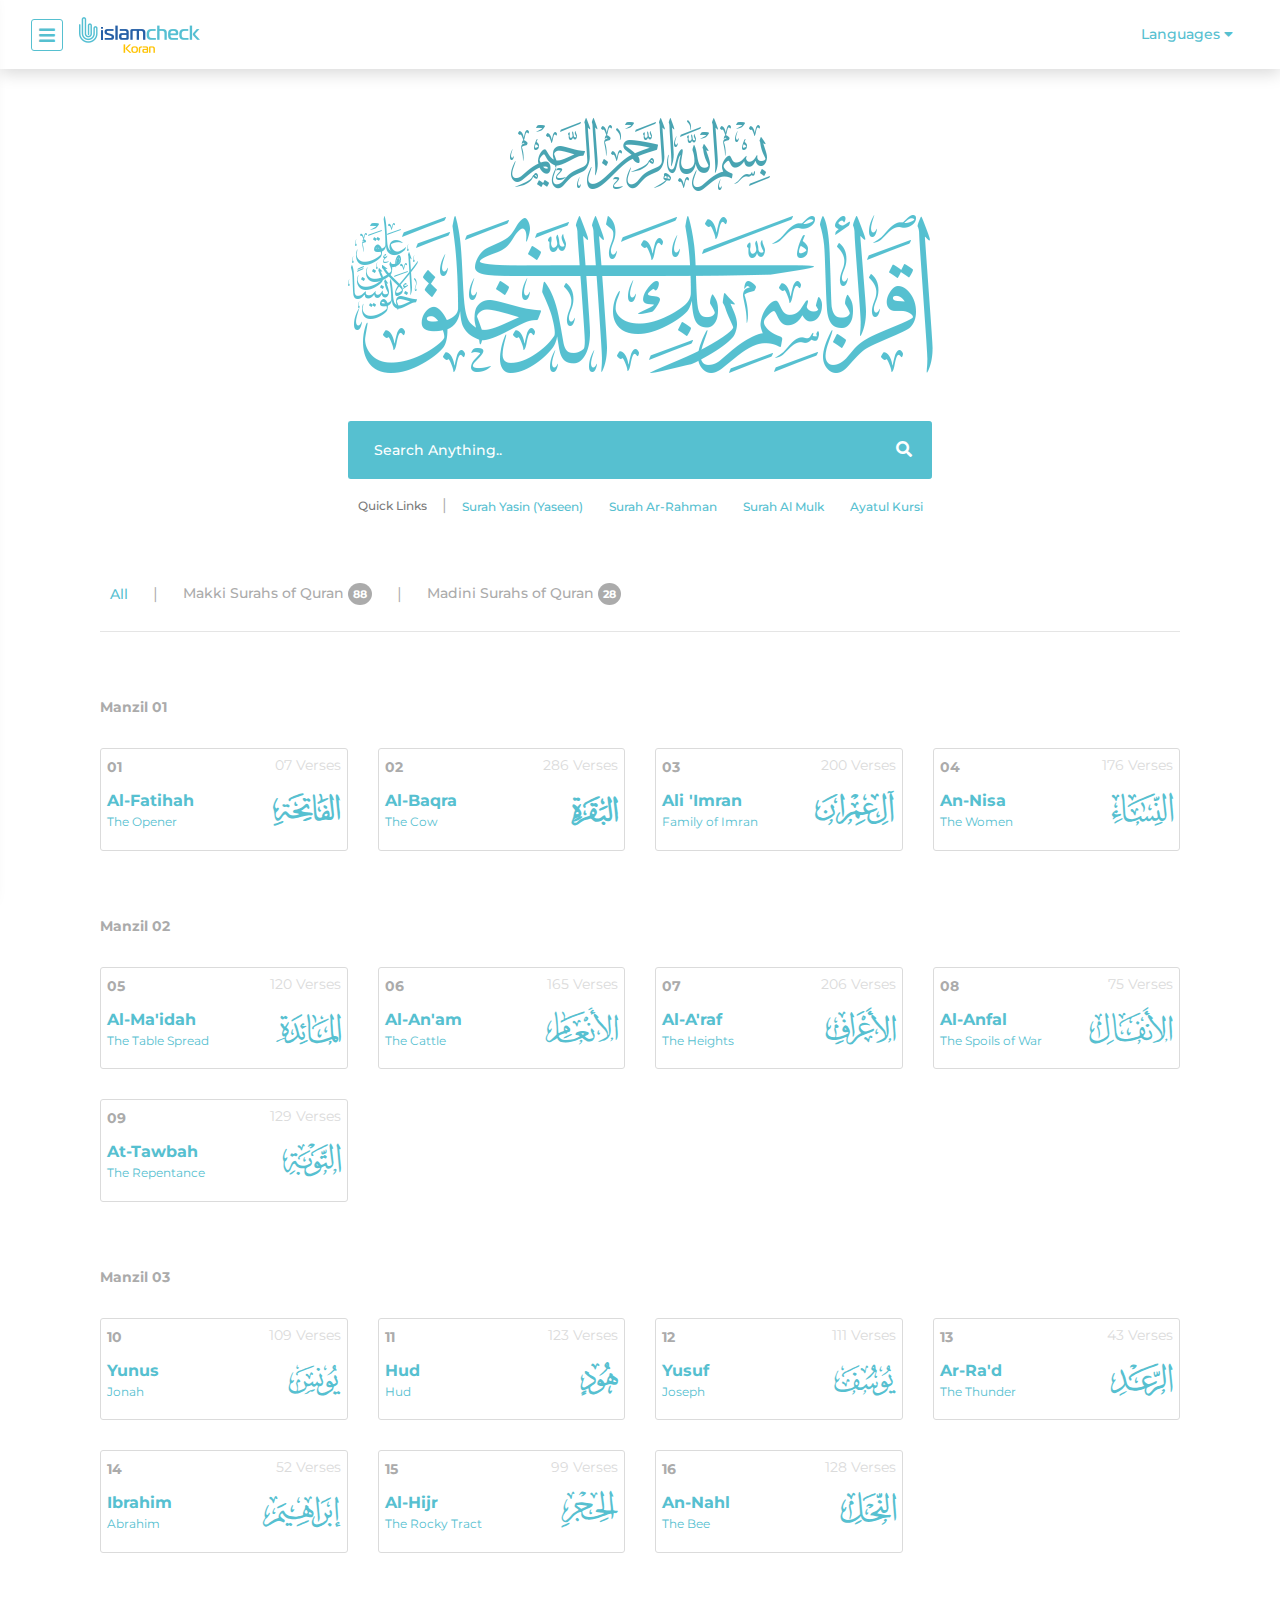
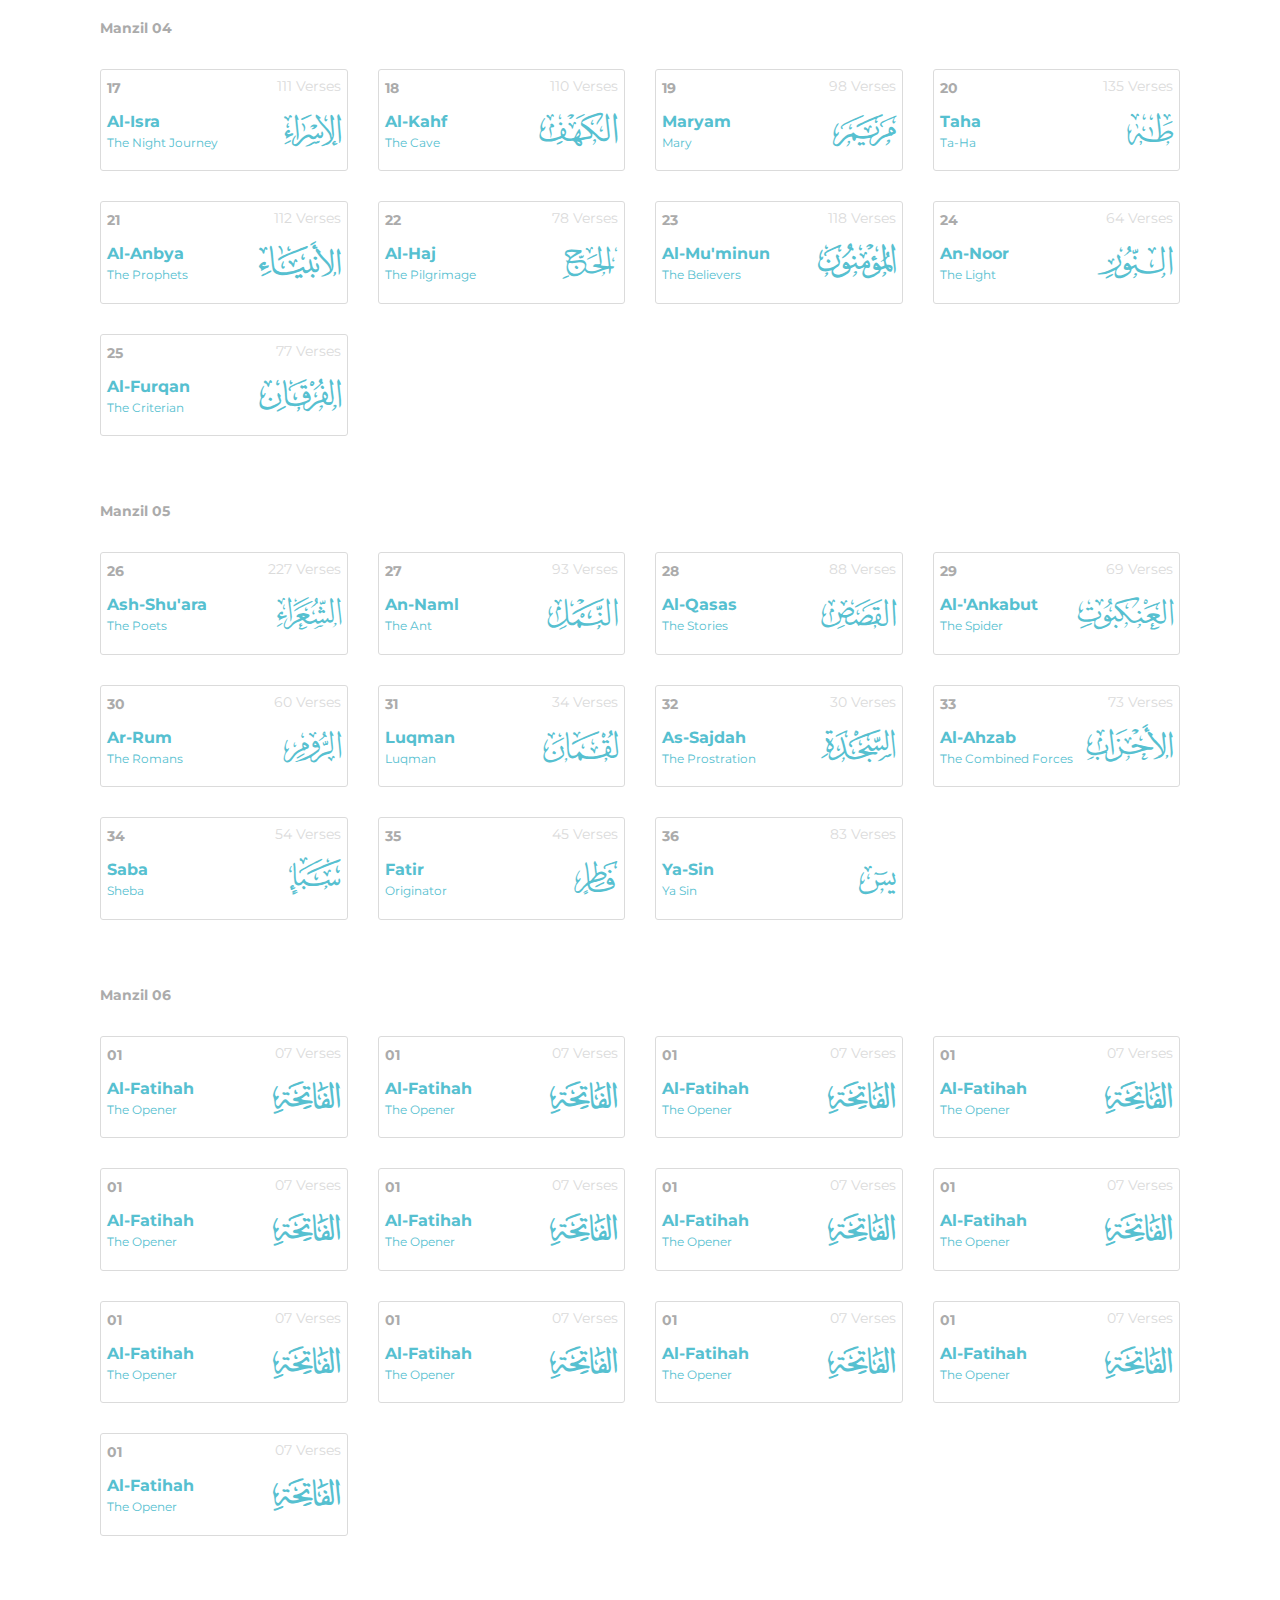
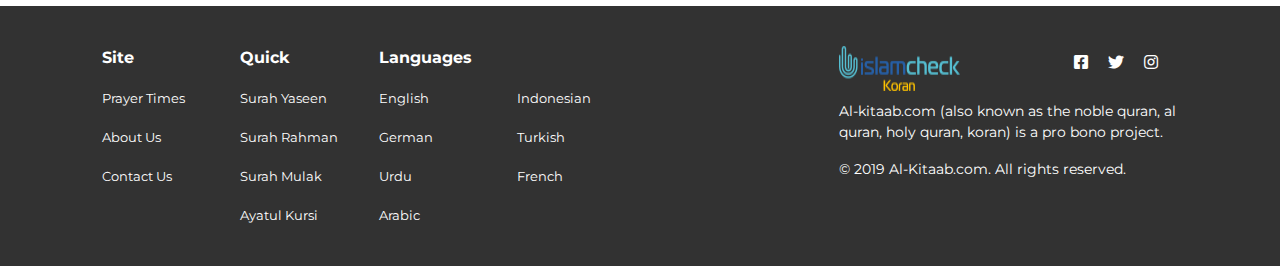
<file: index.html>
<!DOCTYPE html>
<html lang="en">
   <head>
      <meta charset="UTF-8" />
      <meta name="viewport" content="width=device-width, initial-scale=1.0" />
      <meta http-equiv="X-UA-Compatible" content="ie=edge" />
      <meta name="keywords" content="quran, koran, kareem, قران, القرآن, قران كريم, القران الكريم, surah, yasin, yaseen, kahf, mulk, rahman, muslim, islam, Allah" />
      <!--    Font Awesome 5.9-->
      <link rel="stylesheet" href="https://cdnjs.cloudflare.com/ajax/libs/font-awesome/5.9.0/css/all.css">
      <!--    Favicon-->
      <link rel="icon" type="image/png" href="img/favicon.png">
      <link rel="icon" type="image/png" href="img/favicon-sm.png">
      <!--    Montserrat Font-->
      <link href="https://fonts.googleapis.com/css?family=Montserrat:400,500,700&display=swap" rel="stylesheet">
      <!--    Bootstrap 4.3.1-->
      <link rel="stylesheet" href="css/bootstrap.min.css">
      <!--    Style.css-->
      <link rel="stylesheet" href="css/style.css">
      <!--    Responsive.css-->
      <link rel="stylesheet" href="css/responsive.css">

      <title>Islam Check</title>

   </head>
   <body>
      <header class="indexheader">
         <div class="container-fluid d-flex justify-content-between">
            <nav class="navbar navbar-expand-lg navbar-light ">
               <a id="sideNavToggler" class="navbartoggler">
               <i class="fas fa-bars"></i>
               </a>
               <div id="mySidenav" class="sidenav">
                  <div class="sidenav-upper d-flex justify-content-between align-items-center">
                     <a href="javascript:void(0);">
                     <img src="img/logo.png" alt="Islam Check">
                     </a>
                     <a href="javascript:void(0)" class="closebtn" id="sideNavTogglerInner">
                     <i class="fas fa-times"></i>
                     </a>
                  </div>
                  <div class="sidenavmenu">
                     <a href="#"><i class="fas fa-home"></i> Islam</a>
                     <div class="dropdown-divider"></div>
                     <a href="#">
                     <i class="fas fa-question-circle"></i>
                     Help &amp; Feedback
                     </a>
                     <a href="#">
                     <i class="fas fa-mobile-alt"></i>
                     Mobile Apps
                     </a>
                     <a href="#">
                     <i class="fas fa-dollar-sign"></i>
                     Contribute
                     </a>
                     <a href="#">
                     <i class="fas fa-laptop"></i>
                     Developers
                     </a>
                  </div>
               </div>
               <a class="navbar-brand ml-3" href="#">
               <img src="img/logo.png" alt="">
               </a>
            </nav>
            <!--            Navbar1 End-->
            <nav class="navbar navbar-expand navbar2">
               <ul class="navbar-nav">
                  <li class="nav-item dropdown">
                     <a class="nav-link" href="#" id="languagesMenu" data-toggle="dropdown" aria-haspopup="true" aria-expanded="false">Languages <i class="fas fa-caret-down"></i></a>
                     <div class="dropdown-menu" aria-labelledby="languagesMenu">
                        <a class="dropdown-item" value="AF">English</a>
                        <a class="dropdown-item" value="SQ">German</a>
                        <a class="dropdown-item" value="AR">Urdu</a>
                        <a class="dropdown-item" value="HY">Arabic</a>
                        <a class="dropdown-item" value="EU">Indonesian</a>
                        <a class="dropdown-item" value="BN">Turkish</a>
                        <a class="dropdown-item" value="BN">French</a>
                     </div>
                  </li>
               </ul>
            </nav>
            <!--            Navbar2 End-->
         </div>
         <!--        Container End-->
      </header>
      <!--    Header Menu-->
      <main class="indexmain">
         <div class="container">
            <div class="row d-flex justify-content-center mt-5">
               <img src="img/herobis.png" class="img-fluid herobis" alt="">
            </div>
            <div class="row d-flex justify-content-center mt-4">
               <img src="img/heroiqr.png" class="img-fluid heroiqr" alt="">
            </div>
            <div class="row d-flex justify-content-center mt-5 mb-2">
               <form class="searchbox" action="">
                  <input type="text" placeholder="Search Anything.." name="search2">
                  <a href="">
                  <i class="fas fa-search"></i>
                  </a>
               </form>
            </div>
            <div class="row d-flex justify-content-center">
               <ul class="quicklinks align-items-center">
                  <li class="btn disabled">Quick Links
                  </li>
                  |
                  <li class="btn">
                     <a href="javascript:void(0);">Surah Yasin (Yaseen)</a>
                  </li>
                  <li class="btn">
                     <a href="javascript:void(0);">Surah Ar-Rahman</a>
                  </li>
                  <li class="btn">
                     <a href="javascript:void(0);">Surah Al Mulk</a>
                  </li>
                  <li class="btn">
                     <a href="javascript:void(0);">Ayatul Kursi</a>
                  </li>
               </ul>
            </div>
         </div>
      </main>
      <!--    Main section end-->
      <section id="surahs" class="mt-5">
         <div class="container">
            <!-- Nav tabs -->
            <ul class="nav align-items-center">
               <li class="nav-item">
                  <a class="nav-link active" data-toggle="tab" href="#all">All</a>
               </li>
               |
               <li class="nav-item">
                  <a class="nav-link" data-toggle="tab" href="#makki">Makki Surahs of Quran <span class="badge">88</span></a>
               </li>
               |
               <li class="nav-item">
                  <a class="nav-link" data-toggle="tab" href="#madni">Madini Surahs of Quran <span class="badge">28</span></a>
               </li>
            </ul>
            <hr>
            <!-- Tab panes -->
            <div class="tab-content">
               <div class="tab-pane container active" id="all">
                  <p class="manzil-text-first">
                     <b>Manzil 01</b>
                  </p>
                  <div class="row">
                     <div class="col-lg-3 col-md-4 col-sm-6">
                        <a href="javascript:void(0);">
                           <div class="surahbox d-flex justify-content-between">
                              <div class="surah-content-left">
                                 <b>01</b>
                                 <p>
                                    <span class="lead">Al-Fatihah</span>
                                    <br>The Opener
                                 </p>
                              </div>
                              <div class="surah-content-right">
                                 <p class="verse-count">07 Verses</p>
                                 <p class="arabic-index">ǵ</p>
                              </div>
                           </div>
                        </a>
                     </div>
                     <div class="col-lg-3 col-md-4 col-sm-6">
                        <a href="javascript:void(0);">
                           <div class="surahbox d-flex justify-content-between">
                              <div class="surah-content-left">
                                 <b>02</b>
                                 <p>
                                    <span class="lead">Al-Baqra</span>
                                    <br>The Cow
                                 </p>
                              </div>
                              <div class="surah-content-right">
                                 <p class="verse-count">286 Verses</p>
                                 <p class="arabic-index">Ƕ</p>
                              </div>
                           </div>
                        </a>
                     </div>
                     <div class="col-lg-3 col-md-4 col-sm-6">
                        <a href="javascript:void(0);">
                           <div class="surahbox d-flex justify-content-between">
                              <div class="surah-content-left">
                                 <b>03</b>
                                 <p>
                                    <span class="lead">Ali 'Imran</span>
                                    <br>Family of Imran
                                 </p>
                              </div>
                              <div class="surah-content-right">
                                 <p class="verse-count">200 Verses</p>
                                 <p class="arabic-index">Ƿ</p>
                              </div>
                           </div>
                        </a>
                     </div>
                     <div class="col-lg-3 col-md-4 col-sm-6">
                        <a href="javascript:void(0);">
                           <div class="surahbox d-flex justify-content-between">
                              <div class="surah-content-left">
                                 <b>04</b>
                                 <p>
                                    <span class="lead">An-Nisa</span>
                                    <br>The Women
                                 </p>
                              </div>
                              <div class="surah-content-right">
                                 <p class="verse-count">176 Verses</p>
                                 <p class="arabic-index">Ǹ</p>
                              </div>
                           </div>
                        </a>
                     </div>
                  </div>
                  <!--                    Manzil 01 End-->
                  <p class="manzil-text">
                     <b>Manzil 02</b>
                  </p>
                  <div class="row">
                     <div class="col-lg-3 col-md-4 col-sm-6">
                        <a href="javascript:void(0);">
                           <div class="surahbox d-flex justify-content-between">
                              <div class="surah-content-left">
                                 <b>05</b>
                                 <p>
                                    <span class="lead">Al-Ma'idah</span>
                                    <br>The Table Spread
                                 </p>
                              </div>
                              <div class="surah-content-right">
                                 <p class="verse-count">120 Verses</p>
                                 <p class="arabic-index">ǹ</p>
                              </div>
                           </div>
                        </a>
                     </div>
                     <div class="col-lg-3 col-md-4 col-sm-6">
                        <a href="javascript:void(0);">
                           <div class="surahbox d-flex justify-content-between">
                              <div class="surah-content-left">
                                 <b>06</b>
                                 <p>
                                    <span class="lead">Al-An'am</span>
                                    <br>The Cattle
                                 </p>
                              </div>
                              <div class="surah-content-right">
                                 <p class="verse-count">165 Verses</p>
                                 <p class="arabic-index">Ǻ</p>
                              </div>
                           </div>
                        </a>
                     </div>
                     <div class="col-lg-3 col-md-4 col-sm-6">
                        <a href="javascript:void(0);">
                           <div class="surahbox d-flex justify-content-between">
                              <div class="surah-content-left">
                                 <b>07</b>
                                 <p>
                                    <span class="lead">Al-A'raf</span>
                                    <br>The Heights
                                 </p>
                              </div>
                              <div class="surah-content-right">
                                 <p class="verse-count">206 Verses</p>
                                 <p class="arabic-index">ǻ</p>
                              </div>
                           </div>
                        </a>
                     </div>
                     <div class="col-lg-3 col-md-4 col-sm-6">
                        <a href="javascript:void(0);">
                           <div class="surahbox d-flex justify-content-between">
                              <div class="surah-content-left">
                                 <b>08</b>
                                 <p>
                                    <span class="lead">Al-Anfal</span>
                                    <br>The Spoils of War
                                 </p>
                              </div>
                              <div class="surah-content-right">
                                 <p class="verse-count">75 Verses</p>
                                 <p class="arabic-index">Ǽ</p>
                              </div>
                           </div>
                        </a>
                     </div>
                     <div class="col-lg-3 col-md-4 col-sm-6">
                        <a href="javascript:void(0);">
                           <div class="surahbox d-flex justify-content-between">
                              <div class="surah-content-left">
                                 <b>09</b>
                                 <p>
                                    <span class="lead">At-Tawbah</span>
                                    <br>The Repentance
                                 </p>
                              </div>
                              <div class="surah-content-right">
                                 <p class="verse-count">129 Verses</p>
                                 <p class="arabic-index">ǽ</p>
                              </div>
                           </div>
                        </a>
                     </div>
                  </div>
                  <!--                    Manzil 02 End-->
                  <p class="manzil-text">
                     <b>Manzil 03</b>
                  </p>
                  <div class="row">
                     <div class="col-lg-3 col-md-4 col-sm-6">
                        <a href="javascript:void(0);">
                           <div class="surahbox d-flex justify-content-between">
                              <div class="surah-content-left">
                                 <b>10</b>
                                 <p>
                                    <span class="lead">Yunus</span>
                                    <br>Jonah
                                 </p>
                              </div>
                              <div class="surah-content-right">
                                 <p class="verse-count">109 Verses</p>
                                 <p class="arabic-index">Ǿ</p>
                              </div>
                           </div>
                        </a>
                     </div>
                     <div class="col-lg-3 col-md-4 col-sm-6">
                        <a href="javascript:void(0);">
                           <div class="surahbox d-flex justify-content-between">
                              <div class="surah-content-left">
                                 <b>11</b>
                                 <p>
                                    <span class="lead">Hud</span>
                                    <br>Hud
                                 </p>
                              </div>
                              <div class="surah-content-right">
                                 <p class="verse-count">123 Verses</p>
                                 <p class="arabic-index">ǿ</p>
                              </div>
                           </div>
                        </a>
                     </div>
                     <div class="col-lg-3 col-md-4 col-sm-6">
                        <a href="javascript:void(0);">
                           <div class="surahbox d-flex justify-content-between">
                              <div class="surah-content-left">
                                 <b>12</b>
                                 <p>
                                    <span class="lead">Yusuf</span>
                                    <br>Joseph
                                 </p>
                              </div>
                              <div class="surah-content-right">
                                 <p class="verse-count">111 Verses</p>
                                 <p class="arabic-index">Ȁ</p>
                              </div>
                           </div>
                        </a>
                     </div>
                     <div class="col-lg-3 col-md-4 col-sm-6">
                        <a href="javascript:void(0);">
                           <div class="surahbox d-flex justify-content-between">
                              <div class="surah-content-left">
                                 <b>13</b>
                                 <p>
                                    <span class="lead">Ar-Ra'd</span>
                                    <br>The Thunder
                                 </p>
                              </div>
                              <div class="surah-content-right">
                                 <p class="verse-count">43 Verses</p>
                                 <p class="arabic-index">ȁ</p>
                              </div>
                           </div>
                        </a>
                     </div>
                     <div class="col-lg-3 col-md-4 col-sm-6">
                        <a href="javascript:void(0);">
                           <div class="surahbox d-flex justify-content-between">
                              <div class="surah-content-left">
                                 <b>14</b>
                                 <p>
                                    <span class="lead">Ibrahim</span>
                                    <br>Abrahim
                                 </p>
                              </div>
                              <div class="surah-content-right">
                                 <p class="verse-count">52 Verses</p>
                                 <p class="arabic-index">Ȃ</p>
                              </div>
                           </div>
                        </a>
                     </div>
                     <div class="col-lg-3 col-md-4 col-sm-6">
                        <a href="javascript:void(0);">
                           <div class="surahbox d-flex justify-content-between">
                              <div class="surah-content-left">
                                 <b>15</b>
                                 <p>
                                    <span class="lead">Al-Hijr</span>
                                    <br>The Rocky Tract
                                 </p>
                              </div>
                              <div class="surah-content-right">
                                 <p class="verse-count">99 Verses</p>
                                 <p class="arabic-index">ȃ</p>
                              </div>
                           </div>
                        </a>
                     </div>
                     <div class="col-lg-3 col-md-4 col-sm-6">
                        <a href="javascript:void(0);">
                           <div class="surahbox d-flex justify-content-between">
                              <div class="surah-content-left">
                                 <b>16</b>
                                 <p>
                                    <span class="lead">An-Nahl</span>
                                    <br>The Bee
                                 </p>
                              </div>
                              <div class="surah-content-right">
                                 <p class="verse-count">128 Verses</p>
                                 <p class="arabic-index">Ȅ</p>
                              </div>
                           </div>
                        </a>
                     </div>
                  </div>
                  <!--                    Manzil 03 End-->
                  <p class="manzil-text">
                     <b>Manzil 04</b>
                  </p>
                  <div class="row">
                     <div class="col-lg-3 col-md-4 col-sm-6">
                        <a href="javascript:void(0);">
                           <div class="surahbox d-flex justify-content-between">
                              <div class="surah-content-left">
                                 <b>17</b>
                                 <p>
                                    <span class="lead">Al-Isra</span>
                                    <br>The Night Journey
                                 </p>
                              </div>
                              <div class="surah-content-right">
                                 <p class="verse-count">111 Verses</p>
                                 <p class="arabic-index">ȅ</p>
                              </div>
                           </div>
                        </a>
                     </div>
                     <div class="col-lg-3 col-md-4 col-sm-6">
                        <a href="javascript:void(0);">
                           <div class="surahbox d-flex justify-content-between">
                              <div class="surah-content-left">
                                 <b>18</b>
                                 <p>
                                    <span class="lead">Al-Kahf</span>
                                    <br>The Cave
                                 </p>
                              </div>
                              <div class="surah-content-right">
                                 <p class="verse-count">110 Verses</p>
                                 <p class="arabic-index">Ȇ</p>
                              </div>
                           </div>
                        </a>
                     </div>
                     <div class="col-lg-3 col-md-4 col-sm-6">
                        <a href="javascript:void(0);">
                           <div class="surahbox d-flex justify-content-between">
                              <div class="surah-content-left">
                                 <b>19</b>
                                 <p>
                                    <span class="lead">Maryam</span>
                                    <br>Mary
                                 </p>
                              </div>
                              <div class="surah-content-right">
                                 <p class="verse-count">98 Verses</p>
                                 <p class="arabic-index">ȇ</p>
                              </div>
                           </div>
                        </a>
                     </div>
                     <div class="col-lg-3 col-md-4 col-sm-6">
                        <a href="javascript:void(0);">
                           <div class="surahbox d-flex justify-content-between">
                              <div class="surah-content-left">
                                 <b>20</b>
                                 <p>
                                    <span class="lead">Taha</span>
                                    <br>Ta-Ha
                                 </p>
                              </div>
                              <div class="surah-content-right">
                                 <p class="verse-count">135 Verses</p>
                                 <p class="arabic-index">Ȉ</p>
                              </div>
                           </div>
                        </a>
                     </div>
                     <div class="col-lg-3 col-md-4 col-sm-6">
                        <a href="javascript:void(0);">
                           <div class="surahbox d-flex justify-content-between">
                              <div class="surah-content-left">
                                 <b>21</b>
                                 <p>
                                    <span class="lead">Al-Anbya</span>
                                    <br>The Prophets
                                 </p>
                              </div>
                              <div class="surah-content-right">
                                 <p class="verse-count">112 Verses</p>
                                 <p class="arabic-index">ȉ</p>
                              </div>
                           </div>
                        </a>
                     </div>
                     <div class="col-lg-3 col-md-4 col-sm-6">
                        <a href="javascript:void(0);">
                           <div class="surahbox d-flex justify-content-between">
                              <div class="surah-content-left">
                                 <b>22</b>
                                 <p>
                                    <span class="lead">Al-Haj</span>
                                    <br>The Pilgrimage
                                 </p>
                              </div>
                              <div class="surah-content-right">
                                 <p class="verse-count">78 Verses</p>
                                 <p class="arabic-index">Ȋ</p>
                              </div>
                           </div>
                        </a>
                     </div>
                     <div class="col-lg-3 col-md-4 col-sm-6">
                        <a href="javascript:void(0);">
                           <div class="surahbox d-flex justify-content-between">
                              <div class="surah-content-left">
                                 <b>23</b>
                                 <p>
                                    <span class="lead">Al-Mu'minun</span>
                                    <br>The Believers
                                 </p>
                              </div>
                              <div class="surah-content-right">
                                 <p class="verse-count">118 Verses</p>
                                 <p class="arabic-index">ȋ</p>
                              </div>
                           </div>
                        </a>
                     </div>
                     <div class="col-lg-3 col-md-4 col-sm-6">
                        <a href="javascript:void(0);">
                           <div class="surahbox d-flex justify-content-between">
                              <div class="surah-content-left">
                                 <b>24</b>
                                 <p>
                                    <span class="lead">An-Noor</span>
                                    <br>The Light
                                 </p>
                              </div>
                              <div class="surah-content-right">
                                 <p class="verse-count">64 Verses</p>
                                 <p class="arabic-index">Ȍ</p>
                              </div>
                           </div>
                        </a>
                     </div>
                     <div class="col-lg-3 col-md-4 col-sm-6">
                        <a href="javascript:void(0);">
                           <div class="surahbox d-flex justify-content-between">
                              <div class="surah-content-left">
                                 <b>25</b>
                                 <p>
                                    <span class="lead">Al-Furqan</span>
                                    <br>The Criterian
                                 </p>
                              </div>
                              <div class="surah-content-right">
                                 <p class="verse-count">77 Verses</p>
                                 <p class="arabic-index">ȍ</p>
                              </div>
                           </div>
                        </a>
                     </div>
                  </div>
                  <!--                    Manzil 04 End-->
                  <p class="manzil-text">
                     <b>Manzil 05</b>
                  </p>
                  <div class="row">
                     <div class="col-lg-3 col-md-4 col-sm-6">
                        <a href="javascript:void(0);">
                           <div class="surahbox d-flex justify-content-between">
                              <div class="surah-content-left">
                                 <b>26</b>
                                 <p>
                                    <span class="lead">Ash-Shu'ara</span>
                                    <br>The Poets
                                 </p>
                              </div>
                              <div class="surah-content-right">
                                 <p class="verse-count">227 Verses</p>
                                 <p class="arabic-index">Ȏ</p>
                              </div>
                           </div>
                        </a>
                     </div>
                     <div class="col-lg-3 col-md-4 col-sm-6">
                        <a href="javascript:void(0);">
                           <div class="surahbox d-flex justify-content-between">
                              <div class="surah-content-left">
                                 <b>27</b>
                                 <p>
                                    <span class="lead">An-Naml</span>
                                    <br>The Ant
                                 </p>
                              </div>
                              <div class="surah-content-right">
                                 <p class="verse-count">93 Verses</p>
                                 <p class="arabic-index">ȏ</p>
                              </div>
                           </div>
                        </a>
                     </div>
                     <div class="col-lg-3 col-md-4 col-sm-6">
                        <a href="javascript:void(0);">
                           <div class="surahbox d-flex justify-content-between">
                              <div class="surah-content-left">
                                 <b>28</b>
                                 <p>
                                    <span class="lead">Al-Qasas</span>
                                    <br>The Stories
                                 </p>
                              </div>
                              <div class="surah-content-right">
                                 <p class="verse-count">88 Verses</p>
                                 <p class="arabic-index">Ȑ</p>
                              </div>
                           </div>
                        </a>
                     </div>
                     <div class="col-lg-3 col-md-4 col-sm-6">
                        <a href="javascript:void(0);">
                           <div class="surahbox d-flex justify-content-between">
                              <div class="surah-content-left">
                                 <b>29</b>
                                 <p>
                                    <span class="lead">Al-'Ankabut</span>
                                    <br>The Spider
                                 </p>
                              </div>
                              <div class="surah-content-right">
                                 <p class="verse-count">69 Verses</p>
                                 <p class="arabic-index">ȑ</p>
                              </div>
                           </div>
                        </a>
                     </div>
                     <div class="col-lg-3 col-md-4 col-sm-6">
                        <a href="javascript:void(0);">
                           <div class="surahbox d-flex justify-content-between">
                              <div class="surah-content-left">
                                 <b>30</b>
                                 <p>
                                    <span class="lead">Ar-Rum</span>
                                    <br>The Romans
                                 </p>
                              </div>
                              <div class="surah-content-right">
                                 <p class="verse-count">60 Verses</p>
                                 <p class="arabic-index">Ȓ</p>
                              </div>
                           </div>
                        </a>
                     </div>
                     <div class="col-lg-3 col-md-4 col-sm-6">
                        <a href="javascript:void(0);">
                           <div class="surahbox d-flex justify-content-between">
                              <div class="surah-content-left">
                                 <b>31</b>
                                 <p>
                                    <span class="lead">Luqman</span>
                                    <br>Luqman
                                 </p>
                              </div>
                              <div class="surah-content-right">
                                 <p class="verse-count">34 Verses</p>
                                 <p class="arabic-index">ȓ</p>
                              </div>
                           </div>
                        </a>
                     </div>
                     <div class="col-lg-3 col-md-4 col-sm-6">
                        <a href="javascript:void(0);">
                           <div class="surahbox d-flex justify-content-between">
                              <div class="surah-content-left">
                                 <b>32</b>
                                 <p>
                                    <span class="lead">As-Sajdah</span>
                                    <br>The Prostration
                                 </p>
                              </div>
                              <div class="surah-content-right">
                                 <p class="verse-count">30 Verses</p>
                                 <p class="arabic-index">Ȕ</p>
                              </div>
                           </div>
                        </a>
                     </div>
                     <div class="col-lg-3 col-md-4 col-sm-6">
                        <a href="javascript:void(0);">
                           <div class="surahbox d-flex justify-content-between">
                              <div class="surah-content-left">
                                 <b>33</b>
                                 <p>
                                    <span class="lead">Al-Ahzab</span>
                                    <br>The Combined Forces
                                 </p>
                              </div>
                              <div class="surah-content-right">
                                 <p class="verse-count">73 Verses</p>
                                 <p class="arabic-index">ȕ</p>
                              </div>
                           </div>
                        </a>
                     </div>
                     <div class="col-lg-3 col-md-4 col-sm-6">
                        <a href="javascript:void(0);">
                           <div class="surahbox d-flex justify-content-between">
                              <div class="surah-content-left">
                                 <b>34</b>
                                 <p>
                                    <span class="lead">Saba</span>
                                    <br>Sheba
                                 </p>
                              </div>
                              <div class="surah-content-right">
                                 <p class="verse-count">54 Verses</p>
                                 <p class="arabic-index">Ȗ</p>
                              </div>
                           </div>
                        </a>
                     </div>
                     <div class="col-lg-3 col-md-4 col-sm-6">
                        <a href="javascript:void(0);">
                           <div class="surahbox d-flex justify-content-between">
                              <div class="surah-content-left">
                                 <b>35</b>
                                 <p>
                                    <span class="lead">Fatir</span>
                                    <br>Originator
                                 </p>
                              </div>
                              <div class="surah-content-right">
                                 <p class="verse-count">45 Verses</p>
                                 <p class="arabic-index">ȗ</p>
                              </div>
                           </div>
                        </a>
                     </div>
                     <div class="col-lg-3 col-md-4 col-sm-6">
                        <a href="javascript:void(0);">
                           <div class="surahbox d-flex justify-content-between">
                              <div class="surah-content-left">
                                 <b>36</b>
                                 <p>
                                    <span class="lead">Ya-Sin</span>
                                    <br>Ya Sin
                                 </p>
                              </div>
                              <div class="surah-content-right">
                                 <p class="verse-count">83 Verses</p>
                                 <p class="arabic-index">Ș</p>
                              </div>
                           </div>
                        </a>
                     </div>
                  </div>
                  <!--                    Manzil 05 End-->
                  <p class="manzil-text">
                     <b>Manzil 06</b>
                  </p>
                  <div class="row">
                     <div class="col-lg-3 col-md-4 col-sm-6">
                        <a href="javascript:void(0);">
                           <div class="surahbox d-flex justify-content-between">
                              <div class="surah-content-left">
                                 <b>01</b>
                                 <p>
                                    <span class="lead">Al-Fatihah</span>
                                    <br>The Opener
                                 </p>
                              </div>
                              <div class="surah-content-right">
                                 <p class="verse-count">07 Verses</p>
                                 <p class="arabic-index">ǵ</p>
                              </div>
                           </div>
                        </a>
                     </div>
                     <div class="col-lg-3 col-md-4 col-sm-6">
                        <a href="javascript:void(0);">
                           <div class="surahbox d-flex justify-content-between">
                              <div class="surah-content-left">
                                 <b>01</b>
                                 <p>
                                    <span class="lead">Al-Fatihah</span>
                                    <br>The Opener
                                 </p>
                              </div>
                              <div class="surah-content-right">
                                 <p class="verse-count">07 Verses</p>
                                 <p class="arabic-index">ǵ</p>
                              </div>
                           </div>
                        </a>
                     </div>
                     <div class="col-lg-3 col-md-4 col-sm-6">
                        <a href="javascript:void(0);">
                           <div class="surahbox d-flex justify-content-between">
                              <div class="surah-content-left">
                                 <b>01</b>
                                 <p>
                                    <span class="lead">Al-Fatihah</span>
                                    <br>The Opener
                                 </p>
                              </div>
                              <div class="surah-content-right">
                                 <p class="verse-count">07 Verses</p>
                                 <p class="arabic-index">ǵ</p>
                              </div>
                           </div>
                        </a>
                     </div>
                     <div class="col-lg-3 col-md-4 col-sm-6">
                        <a href="javascript:void(0);">
                           <div class="surahbox d-flex justify-content-between">
                              <div class="surah-content-left">
                                 <b>01</b>
                                 <p>
                                    <span class="lead">Al-Fatihah</span>
                                    <br>The Opener
                                 </p>
                              </div>
                              <div class="surah-content-right">
                                 <p class="verse-count">07 Verses</p>
                                 <p class="arabic-index">ǵ</p>
                              </div>
                           </div>
                        </a>
                     </div>
                     <div class="col-lg-3 col-md-4 col-sm-6">
                        <a href="javascript:void(0);">
                           <div class="surahbox d-flex justify-content-between">
                              <div class="surah-content-left">
                                 <b>01</b>
                                 <p>
                                    <span class="lead">Al-Fatihah</span>
                                    <br>The Opener
                                 </p>
                              </div>
                              <div class="surah-content-right">
                                 <p class="verse-count">07 Verses</p>
                                 <p class="arabic-index">ǵ</p>
                              </div>
                           </div>
                        </a>
                     </div>
                     <div class="col-lg-3 col-md-4 col-sm-6">
                        <a href="javascript:void(0);">
                           <div class="surahbox d-flex justify-content-between">
                              <div class="surah-content-left">
                                 <b>01</b>
                                 <p>
                                    <span class="lead">Al-Fatihah</span>
                                    <br>The Opener
                                 </p>
                              </div>
                              <div class="surah-content-right">
                                 <p class="verse-count">07 Verses</p>
                                 <p class="arabic-index">ǵ</p>
                              </div>
                           </div>
                        </a>
                     </div>
                     <div class="col-lg-3 col-md-4 col-sm-6">
                        <a href="javascript:void(0);">
                           <div class="surahbox d-flex justify-content-between">
                              <div class="surah-content-left">
                                 <b>01</b>
                                 <p>
                                    <span class="lead">Al-Fatihah</span>
                                    <br>The Opener
                                 </p>
                              </div>
                              <div class="surah-content-right">
                                 <p class="verse-count">07 Verses</p>
                                 <p class="arabic-index">ǵ</p>
                              </div>
                           </div>
                        </a>
                     </div>
                     <div class="col-lg-3 col-md-4 col-sm-6">
                        <a href="javascript:void(0);">
                           <div class="surahbox d-flex justify-content-between">
                              <div class="surah-content-left">
                                 <b>01</b>
                                 <p>
                                    <span class="lead">Al-Fatihah</span>
                                    <br>The Opener
                                 </p>
                              </div>
                              <div class="surah-content-right">
                                 <p class="verse-count">07 Verses</p>
                                 <p class="arabic-index">ǵ</p>
                              </div>
                           </div>
                        </a>
                     </div>
                     <div class="col-lg-3 col-md-4 col-sm-6">
                        <a href="javascript:void(0);">
                           <div class="surahbox d-flex justify-content-between">
                              <div class="surah-content-left">
                                 <b>01</b>
                                 <p>
                                    <span class="lead">Al-Fatihah</span>
                                    <br>The Opener
                                 </p>
                              </div>
                              <div class="surah-content-right">
                                 <p class="verse-count">07 Verses</p>
                                 <p class="arabic-index">ǵ</p>
                              </div>
                           </div>
                        </a>
                     </div>
                     <div class="col-lg-3 col-md-4 col-sm-6">
                        <a href="javascript:void(0);">
                           <div class="surahbox d-flex justify-content-between">
                              <div class="surah-content-left">
                                 <b>01</b>
                                 <p>
                                    <span class="lead">Al-Fatihah</span>
                                    <br>The Opener
                                 </p>
                              </div>
                              <div class="surah-content-right">
                                 <p class="verse-count">07 Verses</p>
                                 <p class="arabic-index">ǵ</p>
                              </div>
                           </div>
                        </a>
                     </div>
                     <div class="col-lg-3 col-md-4 col-sm-6">
                        <a href="javascript:void(0);">
                           <div class="surahbox d-flex justify-content-between">
                              <div class="surah-content-left">
                                 <b>01</b>
                                 <p>
                                    <span class="lead">Al-Fatihah</span>
                                    <br>The Opener
                                 </p>
                              </div>
                              <div class="surah-content-right">
                                 <p class="verse-count">07 Verses</p>
                                 <p class="arabic-index">ǵ</p>
                              </div>
                           </div>
                        </a>
                     </div>
                     <div class="col-lg-3 col-md-4 col-sm-6">
                        <a href="javascript:void(0);">
                           <div class="surahbox d-flex justify-content-between">
                              <div class="surah-content-left">
                                 <b>01</b>
                                 <p>
                                    <span class="lead">Al-Fatihah</span>
                                    <br>The Opener
                                 </p>
                              </div>
                              <div class="surah-content-right">
                                 <p class="verse-count">07 Verses</p>
                                 <p class="arabic-index">ǵ</p>
                              </div>
                           </div>
                        </a>
                     </div>
                     <div class="col-lg-3 col-md-4 col-sm-6">
                        <a href="javascript:void(0);">
                           <div class="surahbox d-flex justify-content-between">
                              <div class="surah-content-left">
                                 <b>01</b>
                                 <p>
                                    <span class="lead">Al-Fatihah</span>
                                    <br>The Opener
                                 </p>
                              </div>
                              <div class="surah-content-right">
                                 <p class="verse-count">07 Verses</p>
                                 <p class="arabic-index">ǵ</p>
                              </div>
                           </div>
                        </a>
                     </div>
                  </div>
                  <!--                    Manzil 06 End-->
               </div>
               <div class="tab-pane container fade" id="makki"></div>
               <div class="tab-pane container fade" id="madni"></div>
            </div>
         </div>
      </section>
      <!--    Surahs section end-->
      <footer id="footer">
         <div class="container">
            <div class="row d-flex justify-content-between">
               <div class="col-sm-12 col-md-12 col-lg-6">
                  <div class="footer-content-left" id="mobileFooterContentLeft">
                     <div class="row">
                        <div class="col-3 col-sm-3 col-md-3 col-lg-3">
                           <p class="lead">Site</p>
                           <ul>
                              <li>
                                 <a href="javascript:void(0);" class="small">Prayer Times</a>
                              </li>
                              <li>
                                 <a href="javascript:void(0);" class="small">About Us</a>
                              </li>
                              <li>
                                 <a href="javascript:void(0);" class="small">Contact Us</a>
                              </li>
                           </ul>
                        </div>
                        <div class="col-3 col-sm-3 col-md-3 col-lg-3">
                           <p class="lead">Quick</p>
                           <ul>
                              <li>
                                 <a href="javascript:void(0);" class="small">Surah Yaseen</a>
                              </li>
                              <li>
                                 <a href="javascript:void(0);" class="small">Surah Rahman</a>
                              </li>
                              <li>
                                 <a href="javascript:void(0);" class="small">Surah Mulak</a>
                              </li>
                              <li>
                                 <a href="javascript:void(0);" class="small">Ayatul Kursi</a>
                              </li>
                           </ul>
                        </div>
                        <div class="col-3 col-sm-3 col-md-3 col-lg-3">
                           <p class="lead">Languages</p>
                           <ul>
                              <li>
                                 <a href="javascript:void(0);" class="small">English</a>
                              </li>
                              <li>
                                 <a href="javascript:void(0);" class="small">German</a>
                              </li>
                              <li>
                                 <a href="javascript:void(0);" class="small">Urdu</a>
                              </li>
                              <li>
                                 <a href="javascript:void(0);" class="small">Arabic</a>
                              </li>
                           </ul>
                        </div>
                        <div class="col-3 col-sm-3 col-md-3 col-lg-3">
                           <p class="lead"></p>
                           <ul class="footer-content-left-last">
                              <li>
                                 <a href="javascript:void(0);" class="small">Indonesian</a>
                              </li>
                              <li>
                                 <a href="javascript:void(0);" class="small">Turkish</a>
                              </li>
                              <li>
                                 <a href="javascript:void(0);" class="small">French</a>
                              </li>
                           </ul>
                        </div>
                     </div>
                  </div>
               </div>
               <div class="col-lg-6 col-md-12 col-sm-12">
                  <div class="footer-content-right">
                     <div class="row">
                        <div class="col-sm-12 col-md-12 offset-lg-4 col-lg-8">
                           <div class="d-flex justify-content-between logo-social">
                              <img src="img/logo.png" alt="Islam Check">
                              <ul class="social-icons d-flex">
                                 <li><a href="javascript:void(0);"><i class="fab fa-facebook-square"></i></a></li>
                                 <li><a href="javascript:void(0);"><i class="fab fa-twitter"></i></a></li>
                                 <li><a href="javascript:void(0);"><i class="fab fa-instagram"></i></a></li>
                              </ul>
                           </div>
                        </div>
                     </div>
                  </div>
                  <div class="row">
                     <div class="col-sm-12 col-md-12 offset-lg-4 col-lg-8">
                        <p class="footer-text">Al-kitaab.com (also known as the noble quran, al quran, holy quran, koran) is a pro bono project.</p>
                        <p class="footer-text">&copy; 2019 Al-Kitaab.com. All rights reserved.</p>
                     </div>
                  </div>
               </div>
            </div>
         </div>
      </footer>
      <script src="js/jquery.js"></script>
      <script src="js/popper.js"></script>
      <script src="js/bootstrap.js"></script>
      <script src="js/custom.js"></script>
      <script></script>
   </body>
</html>
</file>
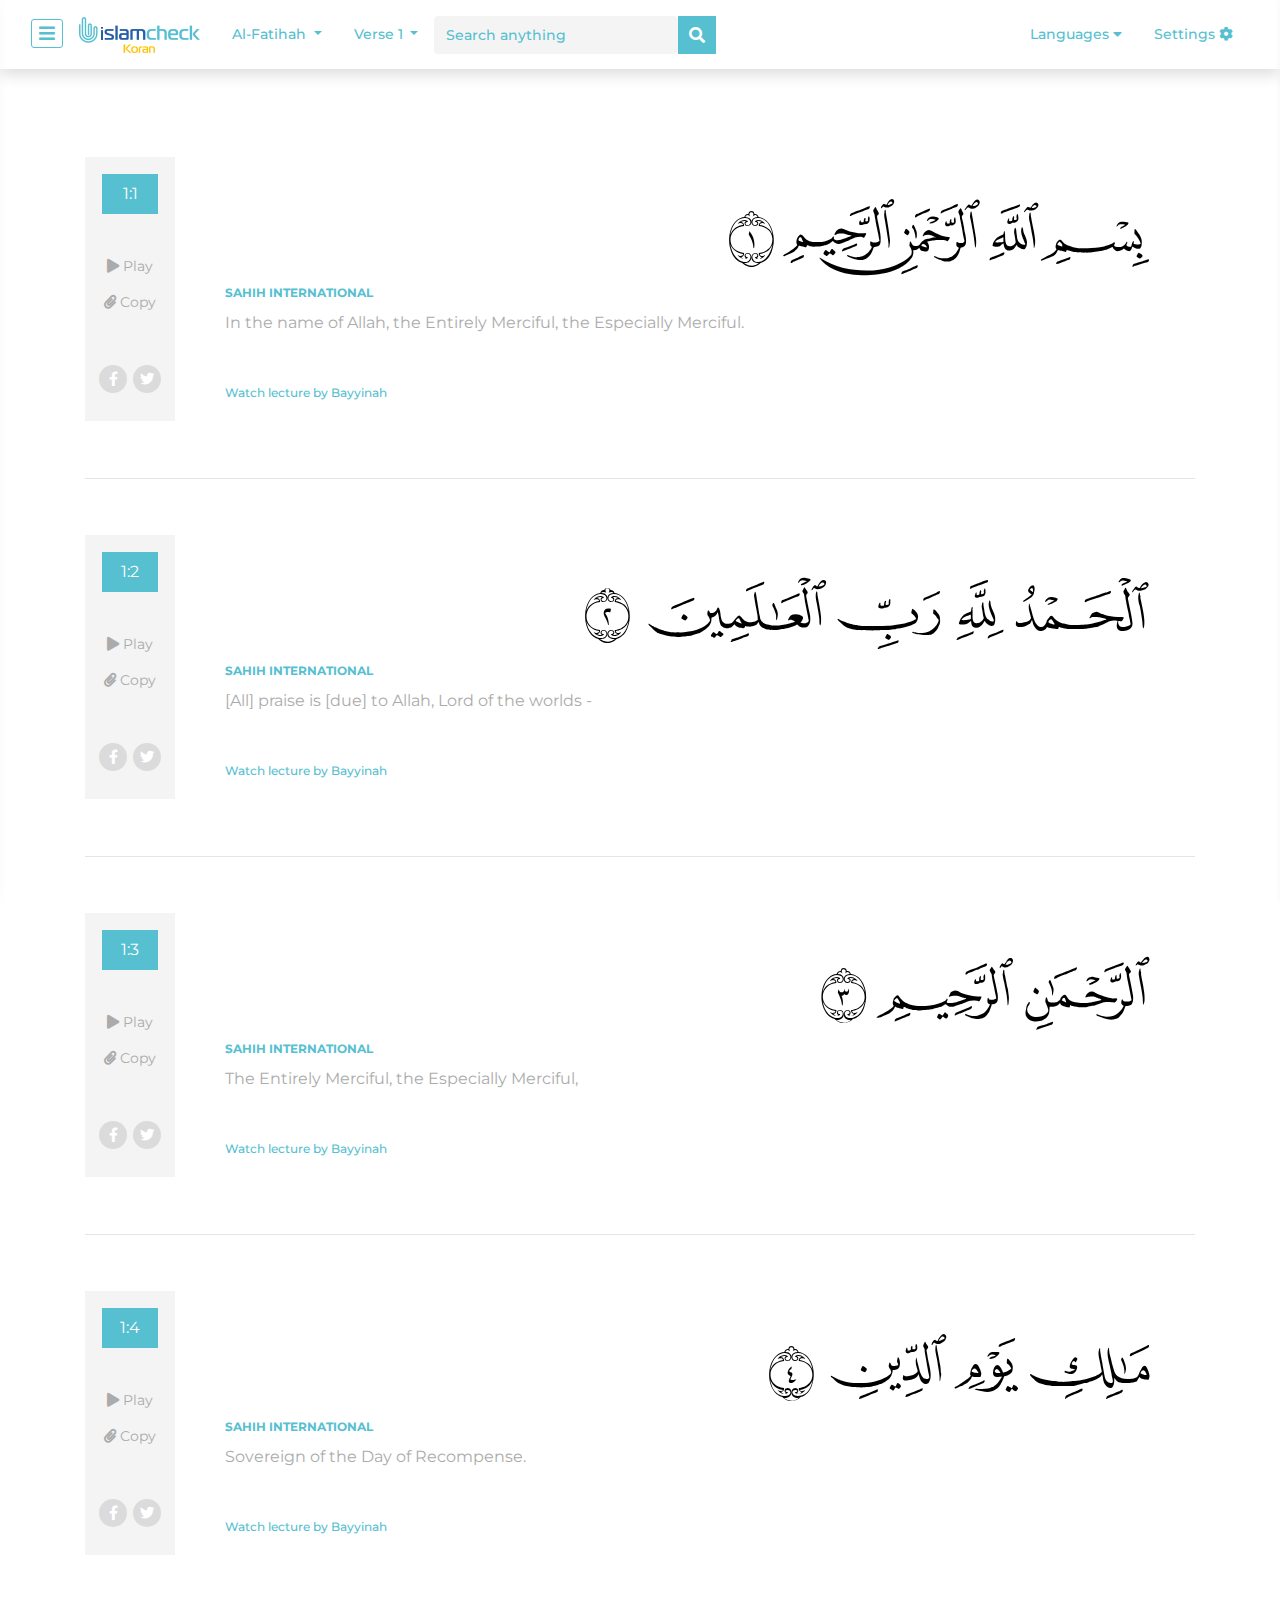
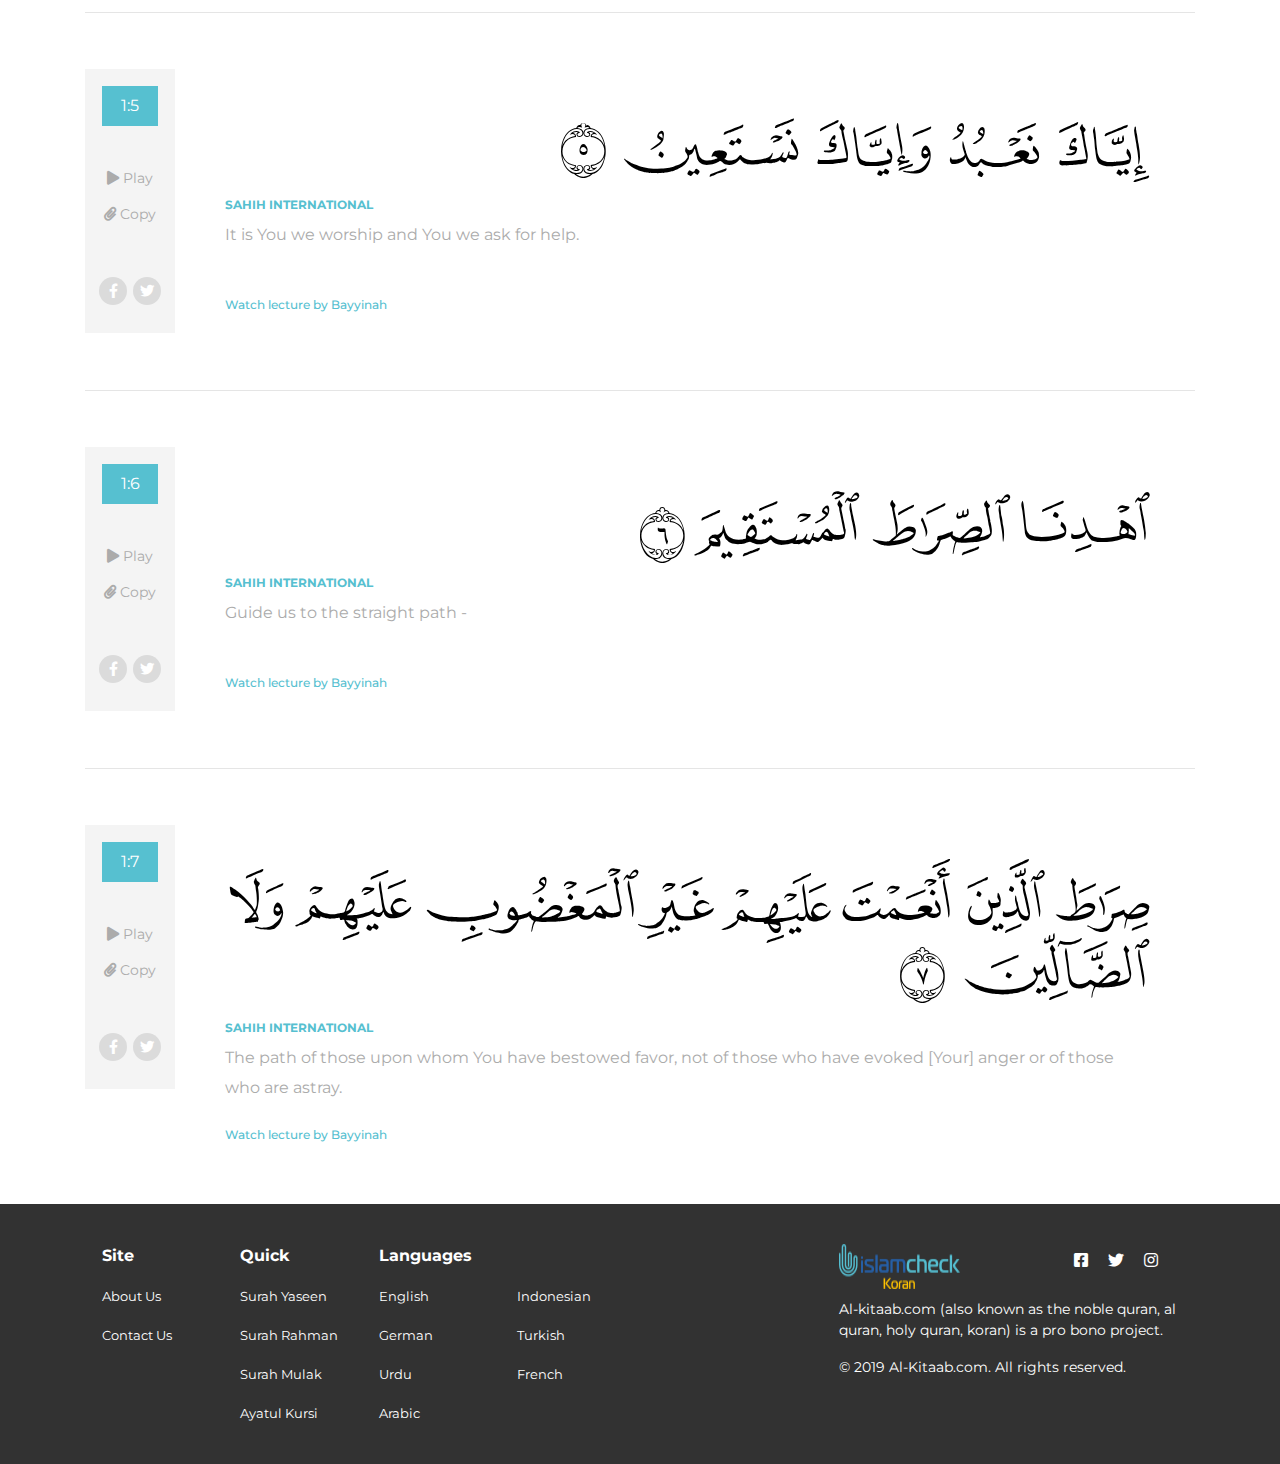
<file: detail.html>
<!DOCTYPE html>
<html lang="en">
  <head>
    <meta charset="UTF-8" />
    <meta name="viewport" content="width=device-width, initial-scale=1.0" />
    <meta http-equiv="X-UA-Compatible" content="ie=edge" />
    <meta
      name="keywords"
      content="quran, koran, qur&#x27;an, kareem, قران, القرآن, قران كريم, القران الكريم, surah, yasin, yaseen, kahf, mulk, rahman, muslim, islam, Allah"
    />
    <!--    Font Awesome 5.9-->
    <link
      rel="stylesheet"
      href="https://cdnjs.cloudflare.com/ajax/libs/font-awesome/5.9.0/css/all.css"
    />
    <!--    Favicon-->
    <link rel="icon" type="image/png" href="img/favicon.png" />
    <link rel="icon" type="image/png" href="img/favicon-sm.png" />
    <!--    Montserrat Font-->
    <link
      href="https://fonts.googleapis.com/css?family=Montserrat:400,500,700&display=swap"
      rel="stylesheet"
    />
    <!--    Bootstrap 4.3.1-->
    <link rel="stylesheet" href="css/bootstrap.min.css" />
    <!--    Style.css-->
    <link rel="stylesheet" href="css/style.css" />
    <!--    Responsive.css-->
    <link rel="stylesheet" href="css/responsive.css" />
    <title>Islam Check</title>
  </head>

  <body>
    <header class="detailheader container-fluid">
      <nav class="d-flex justify-content-between">
        <nav class="navbar navbar-expand-lg nav-left">
          <div class="nav-left-content">
            <a id="sideNavToggler" class="navbartoggler toggler-detail">
              <i class="fas fa-bars"></i>
            </a>
            <a class="navbar-brand ml-3" href="#">
              <img src="img/logo.png" alt="" />
            </a>
          </div>

          <div id="mySidenav" class="sidenav">
            <div
              class="sidenav-upper d-flex justify-content-between align-items-center"
            >
              <a href="javascript:void(0);">
                <img src="img/logo.png" alt="Islam Check" />
              </a>
              <a
                href="javascript:void(0)"
                class="closebtn"
                id="sideNavTogglerInner"
              >
                <i class="fas fa-times"></i>
              </a>
            </div>
            <div class="sidenavmenu">
              <a href="#"><i class="fas fa-home"></i> Islam</a>
              <div class="dropdown-divider"></div>
              <a href="#">
                <i class="fas fa-question-circle"></i>
                Help &amp; Feedback
              </a>
              <a href="#">
                <i class="fas fa-mobile-alt"></i>
                Mobile Apps
              </a>
              <a href="#">
                <i class="fas fa-dollar-sign"></i>
                Contribute
              </a>
              <a href="#">
                <i class="fas fa-laptop"></i>
                Developers
              </a>
            </div>
          </div>

          <ul class="navbar-nav">
            <li class="nav-item dropdown">
              <a
                class="nav-link dropdown-toggle"
                href="#"
                id="navbardrop"
                data-toggle="dropdown"
              >
                Al-Fatihah
              </a>
              <div class="dropdown-menu">
                <a class="dropdown-item" href="#">Al-Fatihah 1</a>
                <a class="dropdown-item" href="#">Al-Baqra 2</a>
                <a class="dropdown-item" href="#">Surah 3</a>
                <a class="dropdown-item" href="#">Al-Fatihah 4</a>
                <a class="dropdown-item" href="#">Al-Fatihah 5</a>
                <a class="dropdown-item" href="#">Al-Fatihah 6</a>
                <a class="dropdown-item" href="#">Al-Fatihah 7</a>
              </div>
            </li>
            <li class="nav-item dropdown">
              <a
                class="nav-link dropdown-toggle"
                href="#"
                id="navbardrop"
                data-toggle="dropdown"
              >
                Verse 1
              </a>
              <div class="dropdown-menu">
                <a class="dropdown-item" href="#">Al-Fatihah 1</a>
                <a class="dropdown-item" href="#">Al-Fatihah 2</a>
                <a class="dropdown-item" href="#">Al-Fatihah 3</a>
                <a class="dropdown-item" href="#">Al-Fatihah 4</a>
                <a class="dropdown-item" href="#">Al-Fatihah 5</a>
                <a class="dropdown-item" href="#">Al-Fatihah 6</a>
                <a class="dropdown-item" href="#">Al-Fatihah 7</a>
              </div>
            </li>
            <form class="form-inline" action="">
              <input
                class="form-control shadow-none"
                type="text"
                placeholder="Search anything"
              />
              <a href="javascript:void(0);">
                <i class="fas fa-search"></i>
              </a>
            </form>
          </ul>
        </nav>
        <!--            Navbar1 End-->
        <nav class="navbar navbar-expand navbar2">
          <ul class="navbar-nav">
            <li class="nav-item dropdown">
              <a
                class="nav-link"
                href="#"
                id="languagesMenu"
                data-toggle="dropdown"
                aria-haspopup="true"
                aria-expanded="false"
                >Languages <i class="fas fa-caret-down"></i
              ></a>
              <div class="dropdown-menu" aria-labelledby="languagesMenu">
                <a class="dropdown-item" value="AF">English</a>
                <a class="dropdown-item" value="SQ">German</a>
                <a class="dropdown-item" value="AR">Urdu</a>
                <a class="dropdown-item" value="HY">Arabic</a>
                <a class="dropdown-item" value="EU">Indonesian</a>
                <a class="dropdown-item" value="BN">Turkish</a>
                <a class="dropdown-item" value="BN">French</a>
              </div>
            </li>
            <li class="nav-item">
              <a
                class="nav-link"
                href="javascript:void(0);"
                id="sideNavTogglerRight"
              >
                Settings <i class="fas fa-cog"></i>
              </a>
            </li>
            <div id="mySidenavRight" class="sidenavright">
              <div class="container">
                <div
                  class="sidenavright-upper d-flex justify-content-between align-items-center"
                >
                  <h6>Settings</h6>
                  <a
                    href="javascript:void(0)"
                    class="closebtn"
                    id="sideNavTogglerInnerRight"
                  >
                    <i class="fas fa-times"></i>
                  </a>
                </div>

                <div class="sidenavright-upper2">
                  <a href="javascript:void(0);">
                    <i class="fas fa-info-circle"></i>
                    Surah Info
                  </a>
                  <br />
                  <a href="javascript:void(0);">
                    <i class="fas fa-book-open"></i>
                    Reading
                  </a>
                  <br />
                  <a href="javascript:void(0);">
                    <i class="fas fa-lightbulb"></i>
                    Night Mode
                  </a>
                </div>
                <div class="dropdown-divider"></div>
                <div class="sidenavright-middle">
                  <a
                    data-toggle="collapse"
                    data-target="#reciterOptions"
                    class="d-flex align-items-center"
                  >
                    <i class="fas fa-microphone"></i>
                    Reciters
                    <span class="ml-auto">
                      <i class="fas fa-chevron-down"></i>
                    </span>
                  </a>
                  <div
                    class="collapse sidenavright-middle-collapsed-content"
                    id="reciterOptions"
                  >
                    <ul>
                      <li>
                        <a href="javascript:void(0);">
                          AbdulBaset AbdulSamad (Murattal)
                        </a>
                      </li>
                      <li>
                        <a href="javascript:void(0);">
                          AbdulBaset AbdulSamad (Mujawwad)
                        </a>
                      </li>
                      <li>
                        <a href="javascript:void(0);">
                          Abdur-Rahman as-Sudais
                        </a>
                      </li>
                      <li>
                        <a href="javascript:void(0);">
                          Abu Bakr al-Shatri
                        </a>
                      </li>
                      <li>
                        <a href="javascript:void(0);">
                          Hani ar-Rifai
                        </a>
                      </li>
                    </ul>
                  </div>

                  <a
                    data-toggle="collapse"
                    data-target="#translationsOptions"
                    class="d-flex align-items-center"
                  >
                    <i class="fas fa-list"></i> Translations
                    <span class="ml-auto">
                      <i class="fas fa-chevron-down"></i>
                    </span>
                  </a>
                  <div class="collapse" id="translationsOptions">
                    Lorem ipsum dolor sit amet, consectetur adipisicing elit.
                    Provident voluptas quisquam mollitia dicta nam veniam dolor
                    reprehenderit a quas, quod magni sunt, porro. Ex dolorum eos
                    nesciunt exercitationem, excepturi perferendis.
                  </div>

                  <a
                    data-toggle="collapse"
                    data-target="#toolTipOptions"
                    class="d-flex align-items-center"
                  >
                    <i class="fas fa-globe-americas"></i> Tooltip display
                    <span class="ml-auto">
                      <i class="fas fa-chevron-down"></i>
                    </span>
                  </a>
                  <div class="collapse" id="toolTipOptions">
                    Lorem ipsum dolor sit amet, consectetur adipisicing elit.
                    Impedit dicta provident porro odio libero, totam, tempore
                    assumenda eaque, nesciunt animi enim perspiciatis officia
                    eum, illum voluptatem eveniet alias cumque ab.
                  </div>
                </div>
                <div class="dropdown-divider"></div>
                <div class="sidenavright-lower">
                  <h6>Font Size</h6>
                  <div
                    class="arabic-size d-flex justify-content-between ml-4 mr-4 align-items-center"
                  >
                    <a href="javascript:void(0);">
                      <i class="fas fa-minus"></i>
                    </a>
                    <h6>Arabic</h6>
                    <a href="javascript:void(0);">
                      <i class="fas fa-plus"></i>
                    </a>
                  </div>
                  <div
                    class="arabic-size d-flex justify-content-between ml-4 mr-4 align-items-center"
                  >
                    <a href="javascript:void(0);">
                      <i class="fas fa-minus"></i>
                    </a>
                    <h6>Translation</h6>
                    <a href="javascript:void(0);">
                      <i class="fas fa-plus"></i>
                    </a>
                  </div>
                </div>
                <div class="sidenavright-bottom-help">
                  <button class="btn btn-primary btn-lg">
                    <i class="far fa-question-circle"></i>
                    Help
                  </button>
                </div>
              </div>
            </div>
          </ul>
        </nav>
        <!--            Navbar2 End-->
      </nav>
      <!--        Container End-->
    </header>
    <!--    Header Menu-->
    <main class="detailmain mt-5">
      <div class="container">
        <div class="ayatboxouter">
          <div class="row">
            <div class="col-3 col-sm-1">
              <div class="ayatrefbox">
                <div class="ref">
                  <div
                    class="ref-group d-flex justify-content-center align-items-center"
                  >
                    <a href="javascript:void(0);">1</a>
                    :
                    <a href="javascript:void(0);">1</a>
                  </div>
                </div>
                <div class="plycpy">
                  <div class="plycpy-group text-center">
                    <a href="javascript:void(0);">
                      <i class="fas fa-play"></i> Play
                    </a>
                    <br />
                    <a href="javascript:void(0);">
                      <i class="fas fa-paperclip"></i> Copy
                    </a>
                  </div>
                </div>
                <div class="social">
                  <div class="social-group d-flex justify-content-between">
                    <a href="javascript:void(0);" class="facustomfacebook">
                      <i class="fab fa-facebook-f fa-lg"></i>
                    </a>
                    <a href="javascript:void(0);" class="facustomtwitter">
                      <i class="fab fa-twitter fa-lg"></i>
                    </a>
                  </div>
                </div>
              </div>
            </div>
            <div class="col-9 col-sm-11">
              <div class="ayatbox">
                <h1 class="text-right" dir="rtl">
                  <span>
                    <b
                      class="arabic pointer"
                      data-toggle="tooltip"
                      data-placement="top"
                      title="In (the) name"
                      >ﱁ
                    </b>
                  </span>
                  <span>
                    <b
                      class="arabic pointer"
                      data-toggle="tooltip"
                      data-placement="top"
                      title="(of) Allah"
                      >ﱂ</b
                    >
                  </span>
                  <span>
                    <b
                      class="arabic pointer"
                      data-toggle="tooltip"
                      data-placement="top"
                      title="the Most Gracious"
                      >ﱃ</b
                    >
                  </span>
                  <span>
                    <b
                      class="arabic pointer"
                      data-toggle="tooltip"
                      data-placement="top"
                      title="the Most Merciful"
                      >ﱄ</b
                    >
                  </span>
                  <span>
                    <b
                      class="arabic pointer"
                      data-toggle="tooltip"
                      data-placement="top"
                      title="Verse 1"
                      >ﱅ</b
                    >
                  </span>
                </h1>
                <div class="translation-box">
                  <a href="javascript:void(0);">Sahih International</a>
                  <p>
                    In the name of Allah, the Entirely Merciful, the Especially
                    Merciful.
                  </p>
                </div>
                <a href="#" class="bayyinah">Watch lecture by Bayyinah</a>
              </div>
            </div>
          </div>
        </div>
        <hr />
        <!--            Ayat 1 end-->
        <div class="ayatboxouter">
          <div class="row">
            <div class="col-3 col-sm-1">
              <div class="ayatrefbox">
                <div class="ref">
                  <div
                    class="ref-group d-flex justify-content-center align-items-center"
                  >
                    <a href="javascript:void(0);">1</a>
                    :
                    <a href="javascript:void(0);">2</a>
                  </div>
                </div>
                <div class="plycpy">
                  <div class="plycpy-group text-center">
                    <a href="javascript:void(0);">
                      <i class="fas fa-play"></i> Play
                    </a>
                    <br />
                    <a href="javascript:void(0);">
                      <i class="fas fa-paperclip"></i> Copy
                    </a>
                  </div>
                </div>
                <div class="social">
                  <div class="social-group d-flex justify-content-between">
                    <a href="javascript:void(0);" class="facustomfacebook">
                      <i class="fab fa-facebook-f fa-lg"></i>
                    </a>
                    <a href="javascript:void(0);" class="facustomtwitter">
                      <i class="fab fa-twitter fa-lg"></i>
                    </a>
                  </div>
                </div>
              </div>
            </div>
            <div class="col-9 col-sm-11">
              <div class="ayatbox">
                <h1 class="text-right" dir="rtl">
                  <span>
                    <b
                      class="arabic pointer"
                      data-toggle="tooltip"
                      data-placement="top"
                      title="All Praises and Thanks"
                      >ﱆ</b
                    >
                  </span>
                  <span>
                    <b
                      class="arabic pointer"
                      data-toggle="tooltip"
                      data-placement="top"
                      title="(be) to Allah"
                      >ﱇ</b
                    >
                  </span>
                  <span>
                    <b
                      class="arabic pointer"
                      data-toggle="tooltip"
                      data-placement="top"
                      title="(the) Lord"
                      >ﱈ</b
                    >
                  </span>
                  <span>
                    <b
                      class="arabic pointer"
                      data-toggle="tooltip"
                      data-placement="top"
                      title="(of all) the Worlds"
                      >ﱉ</b
                    >
                  </span>
                  <span>
                    <b
                      class="arabic pointer"
                      data-toggle="tooltip"
                      data-placement="top"
                      title="Verse 2"
                      >ﱊ</b
                    >
                  </span>
                </h1>
                <div class="translation-box">
                  <a href="javascript:void(0);">Sahih International</a>
                  <p>[All] praise is [due] to Allah, Lord of the worlds -</p>
                </div>
                <a href="#" class="bayyinah">Watch lecture by Bayyinah</a>
              </div>
            </div>
          </div>
        </div>
        <hr />
        <!--            Ayat 2 End-->
        <div class="ayatboxouter">
          <div class="row">
            <div class="col-3 col-sm-1">
              <div class="ayatrefbox">
                <div class="ref">
                  <div
                    class="ref-group d-flex justify-content-center align-items-center"
                  >
                    <a href="javascript:void(0);">1</a>
                    :
                    <a href="javascript:void(0);">3</a>
                  </div>
                </div>
                <div class="plycpy">
                  <div class="plycpy-group text-center">
                    <a href="javascript:void(0);">
                      <i class="fas fa-play"></i> Play
                    </a>
                    <br />
                    <a href="javascript:void(0);">
                      <i class="fas fa-paperclip"></i> Copy
                    </a>
                  </div>
                </div>
                <div class="social">
                  <div class="social-group d-flex justify-content-between">
                    <a href="javascript:void(0);" class="facustomfacebook">
                      <i class="fab fa-facebook-f fa-lg"></i>
                    </a>
                    <a href="javascript:void(0);" class="facustomtwitter">
                      <i class="fab fa-twitter fa-lg"></i>
                    </a>
                  </div>
                </div>
              </div>
            </div>
            <div class="col-9 col-sm-11">
              <div class="ayatbox">
                <h1 class="text-right" dir="rtl">
                  <span>
                    <b
                      class="arabic pointer"
                      data-toggle="tooltip"
                      data-placement="top"
                      title="The Most Gracious"
                      >ﱋ</b
                    >
                  </span>
                  <span>
                    <b
                      class="arabic pointer"
                      data-toggle="tooltip"
                      data-placement="top"
                      title="The Most Merciful"
                      >ﱌ</b
                    >
                  </span>
                  <span>
                    <b
                      class="arabic pointer"
                      data-toggle="tooltip"
                      data-placement="top"
                      title="Verse 3"
                      >ﱍ</b
                    >
                  </span>
                </h1>
                <div class="translation-box">
                  <a href="javascript:void(0);">Sahih International</a>
                  <p>The Entirely Merciful, the Especially Merciful,</p>
                </div>
                <a href="#" class="bayyinah">Watch lecture by Bayyinah</a>
              </div>
            </div>
          </div>
        </div>
        <hr />
        <!--            Ayat 3 End-->
        <div class="ayatboxouter">
          <div class="row">
            <div class="col-3 col-sm-1">
              <div class="ayatrefbox">
                <div class="ref">
                  <div
                    class="ref-group d-flex justify-content-center align-items-center"
                  >
                    <a href="javascript:void(0);">1</a>
                    :
                    <a href="javascript:void(0);">4</a>
                  </div>
                </div>
                <div class="plycpy">
                  <div class="plycpy-group text-center">
                    <a href="javascript:void(0);">
                      <i class="fas fa-play"></i> Play
                    </a>
                    <br />
                    <a href="javascript:void(0);">
                      <i class="fas fa-paperclip"></i> Copy
                    </a>
                  </div>
                </div>
                <div class="social">
                  <div class="social-group d-flex justify-content-between">
                    <a href="javascript:void(0);" class="facustomfacebook">
                      <i class="fab fa-facebook-f fa-lg"></i>
                    </a>
                    <a href="javascript:void(0);" class="facustomtwitter">
                      <i class="fab fa-twitter fa-lg"></i>
                    </a>
                  </div>
                </div>
              </div>
            </div>
            <div class="col-9 col-sm-11">
              <div class="ayatbox">
                <h1 class="text-right" dir="rtl">
                  <span>
                    <b
                      class="arabic pointer"
                      data-toggle="tooltip"
                      data-placement="top"
                      title="Master"
                      >ﱎ</b
                    >
                  </span>
                  <span>
                    <b
                      class="arabic pointer"
                      data-toggle="tooltip"
                      data-placement="top"
                      title="(of the) Day"
                      >ﱏ</b
                    >
                  </span>
                  <span>
                    <b
                      class="arabic pointer"
                      data-toggle="tooltip"
                      data-placement="top"
                      title="(of) [The] Judgement"
                      >ﱐ</b
                    >
                  </span>
                  <span>
                    <b
                      class="arabic pointer"
                      data-toggle="tooltip"
                      data-placement="top"
                      title="Verse 4"
                      >ﱑ</b
                    >
                  </span>
                </h1>
                <div class="translation-box">
                  <a href="javascript:void(0);">Sahih International</a>
                  <p>Sovereign of the Day of Recompense.</p>
                </div>
                <a href="#" class="bayyinah">Watch lecture by Bayyinah</a>
              </div>
            </div>
          </div>
        </div>
        <hr />
        <!--            Ayat 4 End-->
        <div class="ayatboxouter">
          <div class="row">
            <div class="col-3 col-sm-1">
              <div class="ayatrefbox">
                <div class="ref">
                  <div
                    class="ref-group d-flex justify-content-center align-items-center"
                  >
                    <a href="javascript:void(0);">1</a>
                    :
                    <a href="javascript:void(0);">5</a>
                  </div>
                </div>
                <div class="plycpy">
                  <div class="plycpy-group text-center">
                    <a href="javascript:void(0);">
                      <i class="fas fa-play"></i> Play
                    </a>
                    <br />
                    <a href="javascript:void(0);">
                      <i class="fas fa-paperclip"></i> Copy
                    </a>
                  </div>
                </div>
                <div class="social">
                  <div class="social-group d-flex justify-content-between">
                    <a href="javascript:void(0);" class="facustomfacebook">
                      <i class="fab fa-facebook-f fa-lg"></i>
                    </a>
                    <a href="javascript:void(0);" class="facustomtwitter">
                      <i class="fab fa-twitter fa-lg"></i>
                    </a>
                  </div>
                </div>
              </div>
            </div>
            <div class="col-9 col-sm-11">
              <div class="ayatbox">
                <h1 class="text-right" dir="rtl">
                  <span>
                    <b
                      class="arabic pointer"
                      data-toggle="tooltip"
                      data-placement="top"
                      title="You Alone"
                      >ﱒ</b
                    >
                  </span>
                  <span>
                    <b
                      class="arabic pointer"
                      data-toggle="tooltip"
                      data-placement="top"
                      title="we worship"
                      >ﱓ</b
                    >
                  </span>
                  <span>
                    <b
                      class="arabic pointer"
                      data-toggle="tooltip"
                      data-placement="top"
                      title="and You Alone"
                      >ﱔ</b
                    >
                  </span>
                  <span>
                    <b
                      class="arabic pointer"
                      data-toggle="tooltip"
                      data-placement="top"
                      title="we ask for help"
                      >ﱕ</b
                    >
                  </span>
                  <span>
                    <b
                      class="arabic pointer"
                      data-toggle="tooltip"
                      data-placement="top"
                      title="Verse 5"
                      >ﱖ</b
                    >
                  </span>
                </h1>
                <div class="translation-box">
                  <a href="javascript:void(0);">Sahih International</a>
                  <p>It is You we worship and You we ask for help.</p>
                </div>
                <a href="#" class="bayyinah">Watch lecture by Bayyinah</a>
              </div>
            </div>
          </div>
        </div>
        <hr />
        <!--            Ayat 5 End-->
        <div class="ayatboxouter">
          <div class="row">
            <div class="col-3 col-sm-1">
              <div class="ayatrefbox">
                <div class="ref">
                  <div
                    class="ref-group d-flex justify-content-center align-items-center"
                  >
                    <a href="javascript:void(0);">1</a>
                    :
                    <a href="javascript:void(0);">6</a>
                  </div>
                </div>
                <div class="plycpy">
                  <div class="plycpy-group text-center">
                    <a href="javascript:void(0);">
                      <i class="fas fa-play"></i> Play
                    </a>
                    <br />
                    <a href="javascript:void(0);">
                      <i class="fas fa-paperclip"></i> Copy
                    </a>
                  </div>
                </div>
                <div class="social">
                  <div class="social-group d-flex justify-content-between">
                    <a href="javascript:void(0);" class="facustomfacebook">
                      <i class="fab fa-facebook-f fa-lg"></i>
                    </a>
                    <a href="javascript:void(0);" class="facustomtwitter">
                      <i class="fab fa-twitter fa-lg"></i>
                    </a>
                  </div>
                </div>
              </div>
            </div>
            <div class="col-9 col-sm-11">
              <div class="ayatbox">
                <h1 class="text-right" dir="rtl">
                  <span>
                    <b
                      class="arabic pointer"
                      data-toggle="tooltip"
                      data-placement="top"
                      title="Guide us"
                      >ﱗ</b
                    >
                  </span>
                  <span>
                    <b
                      class="arabic pointer"
                      data-toggle="tooltip"
                      data-placement="top"
                      title="(to) the path"
                      >ﱘ</b
                    >
                  </span>
                  <span>
                    <b
                      class="arabic pointer"
                      data-toggle="tooltip"
                      data-placement="top"
                      title="the straight"
                      >ﱙ</b
                    >
                  </span>
                  <span>
                    <b
                      class="arabic pointer"
                      data-toggle="tooltip"
                      data-placement="top"
                      title="Verse 6"
                      >ﱚ</b
                    >
                  </span>
                </h1>
                <div class="translation-box">
                  <a href="javascript:void(0);">Sahih International</a>
                  <p>Guide us to the straight path -</p>
                </div>
                <a href="#" class="bayyinah">Watch lecture by Bayyinah</a>
              </div>
            </div>
          </div>
        </div>
        <hr />
        <!--            Ayat 6 End-->
        <div class="ayatboxouter">
          <div class="row">
            <div class="col-3 col-sm-1">
              <div class="ayatrefbox">
                <div class="ref">
                  <div
                    class="ref-group d-flex justify-content-center align-items-center"
                  >
                    <a href="javascript:void(0);">1</a>
                    :
                    <a href="javascript:void(0);">7</a>
                  </div>
                </div>
                <div class="plycpy">
                  <div class="plycpy-group text-center">
                    <a href="javascript:void(0);">
                      <i class="fas fa-play"></i> Play
                    </a>
                    <br />
                    <a href="javascript:void(0);">
                      <i class="fas fa-paperclip"></i> Copy
                    </a>
                  </div>
                </div>
                <div class="social">
                  <div class="social-group d-flex justify-content-between">
                    <a href="javascript:void(0);" class="facustomfacebook">
                      <i class="fab fa-facebook-f fa-lg"></i>
                    </a>
                    <a href="javascript:void(0);" class="facustomtwitter">
                      <i class="fab fa-twitter fa-lg"></i>
                    </a>
                  </div>
                </div>
              </div>
            </div>
            <div class="col-9 col-sm-11">
              <div class="ayatbox">
                <h1 class="text-right" dir="rtl">
                  <span>
                    <b
                      class="arabic pointer"
                      data-toggle="tooltip"
                      data-placement="top"
                      title="(The) path"
                      >ﱛ</b
                    >
                  </span>
                  <span>
                    <b
                      class="arabic pointer"
                      data-toggle="tooltip"
                      data-placement="top"
                      title="(of) those"
                      >ﱜ</b
                    >
                  </span>
                  <span>
                    <b
                      class="arabic pointer"
                      data-toggle="tooltip"
                      data-placement="top"
                      title="you have bestowed (Your) Favors"
                      >ﱝ</b
                    >
                  </span>
                  <span>
                    <b
                      class="arabic pointer"
                      data-toggle="tooltip"
                      data-placement="top"
                      title="on them"
                      >ﱞ</b
                    >
                  </span>
                  <span>
                    <b
                      class="arabic pointer"
                      data-toggle="tooltip"
                      data-placement="top"
                      title="not (of)"
                      >ﱟ</b
                    >
                  </span>
                  <span>
                    <b
                      class="arabic pointer"
                      data-toggle="tooltip"
                      data-placement="top"
                      title="those who earned (Your) wrath"
                      >ﱠ</b
                    >
                  </span>
                  <span>
                    <b
                      class="arabic pointer"
                      data-toggle="tooltip"
                      data-placement="top"
                      title="on themselves"
                      >ﱡ</b
                    >
                  </span>
                  <span>
                    <b
                      class="arabic pointer"
                      data-toggle="tooltip"
                      data-placement="top"
                      title="and not"
                      >ﱢ</b
                    >
                  </span>
                  <span>
                    <b
                      class="arabic pointer"
                      data-toggle="tooltip"
                      data-placement="top"
                      title="(of) those who go astray"
                      >ﱣ</b
                    >
                  </span>
                  <span>
                    <b
                      class="arabic pointer"
                      data-toggle="tooltip"
                      data-placement="top"
                      title="Verse 7"
                      >ﱤ</b
                    >
                  </span>
                </h1>
                <div class="translation-box">
                  <a href="javascript:void(0);">Sahih International</a>
                  <p>
                    The path of those upon whom You have bestowed favor, not of
                    those who have evoked [Your] anger or of those who are
                    astray.
                  </p>
                </div>
                <a href="#" class="bayyinah">Watch lecture by Bayyinah</a>
              </div>
            </div>
          </div>
        </div>
        <hr />
        <!--            Ayat 7 End-->
      </div>
    </main>
    <!--    Main Section End-->
    <footer id="footer">
      <div class="container">
        <div class="row d-flex justify-content-between">
          <div class="col-sm-12 col-md-12 col-lg-6">
            <div class="footer-content-left" id="mobileFooterContentLeft">
              <div class="row">
                <div class="col-3 col-sm-3 col-md-3 col-lg-3">
                  <p class="lead">Site</p>
                  <ul>
                    <li>
                      <a href="javascript:void(0);" class="small">About Us</a>
                    </li>
                    <li>
                      <a href="javascript:void(0);" class="small">Contact Us</a>
                    </li>
                  </ul>
                </div>
                <div class="col-3 col-sm-3 col-md-3 col-lg-3">
                  <p class="lead">Quick</p>
                  <ul>
                    <li>
                      <a href="javascript:void(0);" class="small"
                        >Surah Yaseen</a
                      >
                    </li>
                    <li>
                      <a href="javascript:void(0);" class="small"
                        >Surah Rahman</a
                      >
                    </li>
                    <li>
                      <a href="javascript:void(0);" class="small"
                        >Surah Mulak</a
                      >
                    </li>
                    <li>
                      <a href="javascript:void(0);" class="small"
                        >Ayatul Kursi</a
                      >
                    </li>
                  </ul>
                </div>
                <div class="col-3 col-sm-3 col-md-3 col-lg-3">
                  <p class="lead">Languages</p>
                  <ul>
                    <li>
                      <a href="javascript:void(0);" class="small">English</a>
                    </li>
                    <li>
                      <a href="javascript:void(0);" class="small">German</a>
                    </li>
                    <li>
                      <a href="javascript:void(0);" class="small">Urdu</a>
                    </li>
                    <li>
                      <a href="javascript:void(0);" class="small">Arabic</a>
                    </li>
                  </ul>
                </div>
                <div class="col-3 col-sm-3 col-md-3 col-lg-3">
                  <p class="lead"></p>
                  <ul class="footer-content-left-last">
                    <li>
                      <a href="javascript:void(0);" class="small">Indonesian</a>
                    </li>
                    <li>
                      <a href="javascript:void(0);" class="small">Turkish</a>
                    </li>
                    <li>
                      <a href="javascript:void(0);" class="small">French</a>
                    </li>
                  </ul>
                </div>
              </div>
            </div>
          </div>
          <div class="col-lg-6 col-md-12 col-sm-12">
            <div class="footer-content-right">
              <div class="row">
                <div class="col-sm-12 col-md-12 offset-lg-4 col-lg-8">
                  <div class="d-flex justify-content-between logo-social">
                    <img src="img/logo.png" alt="Islam Check" />
                    <ul class="social-icons d-flex">
                      <li>
                        <a href="javascript:void(0);"
                          ><i class="fab fa-facebook-square"></i
                        ></a>
                      </li>
                      <li>
                        <a href="javascript:void(0);"
                          ><i class="fab fa-twitter"></i
                        ></a>
                      </li>
                      <li>
                        <a href="javascript:void(0);"
                          ><i class="fab fa-instagram"></i
                        ></a>
                      </li>
                    </ul>
                  </div>
                </div>
              </div>
            </div>
            <div class="row">
              <div class="col-sm-12 col-md-12 offset-lg-4 col-lg-8">
                <p class="footer-text">
                  Al-kitaab.com (also known as the noble quran, al quran, holy
                  quran, koran) is a pro bono project.
                </p>
                <p class="footer-text">
                  &copy; 2019 Al-Kitaab.com. All rights reserved.
                </p>
              </div>
            </div>
          </div>
        </div>
      </div>
    </footer>
    <script src="js/jquery.js"></script>
    <script src="js/popper.js"></script>
    <script src="js/bootstrap.js"></script>
    <script src="js/custom.js"></script>
  </body>
</html>
</file>
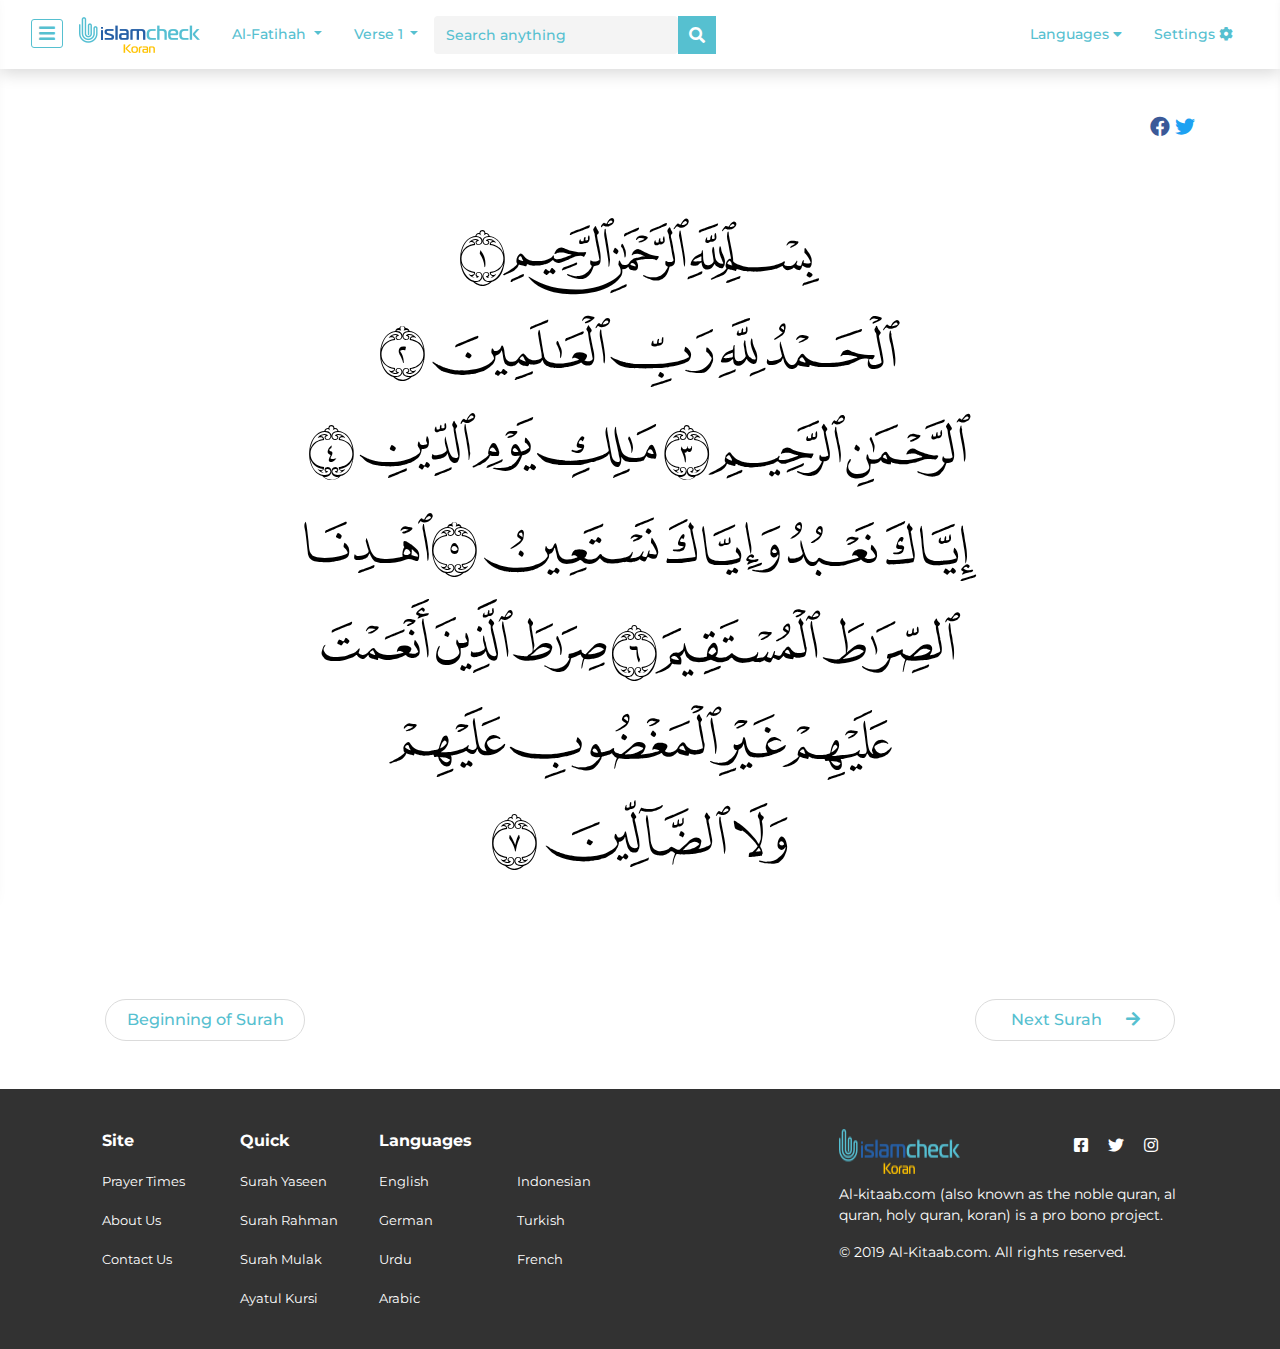
<file: reading.html>
<!DOCTYPE html>
<html lang="en">

<head>
    <meta charset="UTF-8" />
    <meta name="viewport" content="width=device-width, initial-scale=1.0" />
    <meta http-equiv="X-UA-Compatible" content="ie=edge" />
    <meta name="keywords"
        content="quran, koran, qur&#x27;an, kareem, قران, القرآن, قران كريم, القران الكريم, surah, yasin, yaseen, kahf, mulk, rahman, muslim, islam, Allah" />
    <!--    Font Awesome 5.9-->
    <link rel="stylesheet" href="https://cdnjs.cloudflare.com/ajax/libs/font-awesome/5.9.0/css/all.css" />
    <!--    Favicon-->
    <link rel="icon" type="image/png" href="img/favicon.png" />
    <link rel="icon" type="image/png" href="img/favicon-sm.png" />
    <!--    Montserrat Font-->
    <link href="https://fonts.googleapis.com/css?family=Montserrat:400,500,700&display=swap" rel="stylesheet" />
    <!--    Bootstrap 4.3.1-->
    <link rel="stylesheet" href="css/bootstrap.min.css" />
    <!--    Style.css-->
    <link rel="stylesheet" href="css/style.css" />
    <!--    Responsive.css-->
    <link rel="stylesheet" href="css/responsive.css" />
    <title>Islam Check</title>
</head>

<body>
    <header class="detailheader container-fluid">
        <nav class="d-flex justify-content-between">
            <nav class="navbar navbar-expand-lg nav-left">
                <div class="nav-left-content">
                    <a id="sideNavToggler" class="navbartoggler toggler-detail">
                        <i class="fas fa-bars"></i>
                    </a>
                    <a class="navbar-brand ml-3" href="#">
                        <img src="img/logo.png" alt="" />
                    </a>
                </div>

                <div id="mySidenav" class="sidenav">
                    <div class="sidenav-upper d-flex justify-content-between align-items-center">
                        <a href="javascript:void(0);">
                            <img src="img/logo.png" alt="Islam Check" />
                        </a>
                        <a href="javascript:void(0)" class="closebtn" id="sideNavTogglerInner">
                            <i class="fas fa-times"></i>
                        </a>
                    </div>
                    <div class="sidenavmenu">
                        <a href="#"><i class="fas fa-home"></i> Islam</a>
                        <div class="dropdown-divider"></div>
                        <a href="#">
                            <i class="fas fa-question-circle"></i>
                            Help &amp; Feedback
                        </a>
                        <a href="#">
                            <i class="fas fa-mobile-alt"></i>
                            Mobile Apps
                        </a>
                        <a href="#">
                            <i class="fas fa-dollar-sign"></i>
                            Contribute
                        </a>
                        <a href="#">
                            <i class="fas fa-laptop"></i>
                            Developers
                        </a>
                    </div>
                </div>

                <ul class="navbar-nav">
                    <li class="nav-item dropdown">
                        <a class="nav-link dropdown-toggle" href="#" id="navbardrop" data-toggle="dropdown">
                            Al-Fatihah
                        </a>
                        <div class="dropdown-menu">
                            <a class="dropdown-item" href="#">Al-Fatihah 1</a>
                            <a class="dropdown-item" href="#">Al-Baqra 2</a>
                            <a class="dropdown-item" href="#">Surah 3</a>
                            <a class="dropdown-item" href="#">Al-Fatihah 4</a>
                            <a class="dropdown-item" href="#">Al-Fatihah 5</a>
                            <a class="dropdown-item" href="#">Al-Fatihah 6</a>
                            <a class="dropdown-item" href="#">Al-Fatihah 7</a>
                        </div>
                    </li>
                    <li class="nav-item dropdown">
                        <a class="nav-link dropdown-toggle" href="#" id="navbardrop" data-toggle="dropdown">
                            Verse 1
                        </a>
                        <div class="dropdown-menu">
                            <a class="dropdown-item" href="#">Al-Fatihah 1</a>
                            <a class="dropdown-item" href="#">Al-Fatihah 2</a>
                            <a class="dropdown-item" href="#">Al-Fatihah 3</a>
                            <a class="dropdown-item" href="#">Al-Fatihah 4</a>
                            <a class="dropdown-item" href="#">Al-Fatihah 5</a>
                            <a class="dropdown-item" href="#">Al-Fatihah 6</a>
                            <a class="dropdown-item" href="#">Al-Fatihah 7</a>
                        </div>
                    </li>
                    <form class="form-inline" action="">
                        <input class="form-control shadow-none" type="text" placeholder="Search anything" />
                        <a href="javascript:void(0);">
                            <i class="fas fa-search"></i>
                        </a>
                    </form>
                </ul>
            </nav>
            <!--            Navbar1 End-->
            <nav class="navbar navbar-expand navbar2">
                <ul class="navbar-nav">
                    <li class="nav-item dropdown">
                        <a class="nav-link" href="#" id="languagesMenu" data-toggle="dropdown" aria-haspopup="true"
                            aria-expanded="false">Languages <i class="fas fa-caret-down"></i></a>
                        <div class="dropdown-menu" aria-labelledby="languagesMenu">
                            <a class="dropdown-item" value="AF">English</a>
                            <a class="dropdown-item" value="SQ">German</a>
                            <a class="dropdown-item" value="AR">Urdu</a>
                            <a class="dropdown-item" value="HY">Arabic</a>
                            <a class="dropdown-item" value="EU">Indonesian</a>
                            <a class="dropdown-item" value="BN">Turkish</a>
                            <a class="dropdown-item" value="BN">French</a>
                        </div>
                    </li>
                    <li class="nav-item">
                        <a class="nav-link" href="javascript:void(0);" id="sideNavTogglerRight">
                            Settings <i class="fas fa-cog"></i>
                        </a>
                    </li>
                    <div id="mySidenavRight" class="sidenavright">
                        <div class="container">
                            <div class="sidenavright-upper d-flex justify-content-between align-items-center">
                                <h6>Settings</h6>
                                <a href="javascript:void(0)" class="closebtn" id="sideNavTogglerInnerRight">
                                    <i class="fas fa-times"></i>
                                </a>
                            </div>

                            <div class="sidenavright-upper2">
                                <a href="javascript:void(0);" data-toggle="collapse" data-target="#surahinfo">
                                    <i class="fas fa-info-circle"></i>
                                    Surah Info
                                </a>
                                <br />
                                <a href="javascript:void(0);">
                                    <i class="fas fa-book-open"></i>
                                    Reading
                                </a>
                                <br />
                                <a href="javascript:void(0);">
                                    <i class="fas fa-lightbulb"></i>
                                    Night Mode
                                </a>
                            </div>
                            <div class="dropdown-divider"></div>
                            <div class="sidenavright-middle">
                                <a data-toggle="collapse" data-target="#reciterOptions"
                                    class="d-flex align-items-center">
                                    <i class="fas fa-microphone"></i>
                                    Reciters
                                    <span class="ml-auto">
                                        <i class="fas fa-chevron-down"></i>
                                    </span>
                                </a>
                                <div class="collapse sidenavright-middle-collapsed-content" id="reciterOptions">
                                    <ul>
                                        <li>
                                            <a href="javascript:void(0);">
                                                AbdulBaset AbdulSamad (Murattal)
                                            </a>
                                        </li>
                                        <li>
                                            <a href="javascript:void(0);">
                                                AbdulBaset AbdulSamad (Mujawwad)
                                            </a>
                                        </li>
                                        <li>
                                            <a href="javascript:void(0);">
                                                Abdur-Rahman as-Sudais
                                            </a>
                                        </li>
                                        <li>
                                            <a href="javascript:void(0);">
                                                Abu Bakr al-Shatri
                                            </a>
                                        </li>
                                        <li>
                                            <a href="javascript:void(0);">
                                                Hani ar-Rifai
                                            </a>
                                        </li>
                                    </ul>
                                </div>

                                <a data-toggle="collapse" data-target="#translationsOptions"
                                    class="d-flex align-items-center">
                                    <i class="fas fa-list"></i> Translations
                                    <span class="ml-auto">
                                        <i class="fas fa-chevron-down"></i>
                                    </span>
                                </a>
                                <div class="collapse" id="translationsOptions">
                                    Lorem ipsum dolor sit amet, consectetur adipisicing elit.
                                    Provident voluptas quisquam mollitia dicta nam veniam dolor
                                    reprehenderit a quas, quod magni sunt, porro. Ex dolorum eos
                                    nesciunt exercitationem, excepturi perferendis.
                                </div>

                                <a data-toggle="collapse" data-target="#toolTipOptions"
                                    class="d-flex align-items-center">
                                    <i class="fas fa-globe-americas"></i> Tooltip display
                                    <span class="ml-auto">
                                        <i class="fas fa-chevron-down"></i>
                                    </span>
                                </a>
                                <div class="collapse" id="toolTipOptions">
                                    Lorem ipsum dolor sit amet, consectetur adipisicing elit.
                                    Impedit dicta provident porro odio libero, totam, tempore
                                    assumenda eaque, nesciunt animi enim perspiciatis officia
                                    eum, illum voluptatem eveniet alias cumque ab.
                                </div>
                            </div>
                            <div class="dropdown-divider"></div>
                            <div class="sidenavright-lower">
                                <h6>Font Size</h6>
                                <div class="arabic-size d-flex justify-content-between ml-4 mr-4 align-items-center">
                                    <a href="javascript:void(0);">
                                        <i class="fas fa-minus"></i>
                                    </a>
                                    <h6>Arabic</h6>
                                    <a href="javascript:void(0);">
                                        <i class="fas fa-plus"></i>
                                    </a>
                                </div>
                                <div class="arabic-size d-flex justify-content-between ml-4 mr-4 align-items-center">
                                    <a href="javascript:void(0);">
                                        <i class="fas fa-minus"></i>
                                    </a>
                                    <h6>Translation</h6>
                                    <a href="javascript:void(0);">
                                        <i class="fas fa-plus"></i>
                                    </a>
                                </div>
                            </div>
                            <div class="sidenavright-bottom-help">
                                <button class="btn btn-primary btn-lg">
                                    <i class="far fa-question-circle"></i>
                                    Help
                                </button>
                            </div>
                        </div>
                    </div>
                </ul>
            </nav>
            <!--            Navbar2 End-->
        </nav>
        <!--        Container End-->
    </header>

    <main class="readingmain">
        <div class="container-fluid collapse" id="surahinfo">
            <div class="row">
                <div class="col-3 col-md-3 col-lg-3 col-xl-3 d-flex align-items-center">
                    <img src="img/reading.png" alt="Quran" class="img-fluid" />
                </div>
                <div class="col-1 col-md-1 col-lg-1 col-xl-1 text-right text-uppercase">
                    <h6>Verses</h6>
                    <p><span class="primarycolor">7</span></p>
                    <h6>Pages</h6>
                    <p><span class="primarycolor">1 <span class="dullcolor">:</span> 1</span></p>
                </div>
                <div class="col-8 col-md-8 col-lg-8 col-xl-8">
                    <a href="javascript:void(0);" data-toggle="collapse" data-target="#surahinfo">
                        <i class="fas fa-times"></i>
                    </a>
                    <div class="container-fluid">
                        <h6>Name</h6>
                        <p>
                            This Surah is named Al-Fatihah because of its subject-matter.
                            Fatihah is that which opens a subject or a book or any other
                            thing. In other words, Al-Fatihah is a sort of preface.
                        </p>
                        <h6>Period of Revelation</h6>
                        <p>
                            It is one of the very earliest Revelations to the Holy Prophet. As
                            a matter of fact, we learn from authentic Traditions that it was
                            the first complete Surah which was revealed to Muhammad (Allah's
                            peace be upon him). Before this, only a few miscellaneous verses
                            were revealed which form parts of \`Alaq, Muzzammil, Muddaththir,
                            etc.
                        </p>
                        <h6>Theme</h6>
                        <p>
                            This Surah is in fact a prayer which Allah has taught to all those
                            who want to make a study of His book. It has been placed at the
                            very beginning of the book to teach this lesson to the reader: if
                            you sincerely want to benefit from the Quran, you should offer
                            this prayer to the Lord of the Universe.
                        </p>
                        <p>
                            This preface is meant to create a strong desire in the heart of
                            the reader to seek guidance from the Lord of the Universe, Who
                            alone can grant it. Thus Al-Fatihah indirectly teaches that the
                            best thing for a man is to pray for guidance to the straight path,
                            to study the Quran with the mental attitude of a seeker-
                            after-truth and to recognize the fact that the Lord of the
                            Universe is the source of all knowledge. He should, therefore,
                            begin the study of the Quran with a prayer to him for guidance.
                        </p>
                    </div>
                </div>
            </div>
        </div>
    </main>

    <div class="container mt-5">
        <div class="fb-tw-share d-flex justify-content-end">
            <a href="javascript:void(0);">
                <i class="fab fa-facebook"></i>
            </a>
            <a href="javascript:void(0);">
                <i class="fab fa-twitter"></i>
            </a>
        </div>
    </div>

    <div class="mainsurah mtb-big">
        <div class="container-fluid">
            <div class="circle">
                <h1 class="arabic">
                    <b>
                            ﱁﱂﱃﱄﱅ
                    </b>
                </h1>
                <h1 class="arabic">
                    <b>
                            ﱆﱇﱈﱉﱊ
                    </b>
                </h1>
                <h1 class="arabic">
                    <b>
                            ﱎﱏﱐﱑ
                    </b>
                    <b>
                            ﱋﱌﱍ
                    </b>
                </h1>
                <h1 class=arabic>
                    <b>
                            ﱒﱓﱔﱕﱖﱗ
                    </b>
                </h1>
                <h1 class="arabic">
                    <b>
                            ﱛﱜﱝ
                    </b>
                    <b>
                            ﱘﱙﱚ
                    </b>
                </h1>
                <h1 class="arabic">
                    <b>
                            ﱞﱟﱠﱡ
                    </b>
                </h1>
                <h1 class="arabic">
                    <b>
                            ﱢﱣﱤ
                    </b>
                </h1>
            </div>
        </div>
    </div>

    <div class="container mb-5">
        <div class="next-previous-surah d-flex justify-content-between align-items-center">
            <a href="javascript:void(0);" class="btn btn-outline-primary btn-lg">Beginning of Surah</a>
            <a href="javascript:void(0);" class="btn btn-outline-primary btn-lg">Next Surah <i class="fas fa-arrow-right"></i></a>
        </div>
    </div>

    <footer id="footer">
        <div class="container">
            <div class="row d-flex justify-content-between">
                <div class="col-sm-12 col-md-12 col-lg-6">
                    <div class="footer-content-left" id="mobileFooterContentLeft">
                        <div class="row">
                            <div class="col-3 col-sm-3 col-md-3 col-lg-3">
                                <p class="lead">Site</p>
                                <ul>
                                    <li>
                                        <a href="javascript:void(0);" class="small">Prayer Times</a>
                                    </li>
                                    <li>
                                        <a href="javascript:void(0);" class="small">About Us</a>
                                    </li>
                                    <li>
                                        <a href="javascript:void(0);" class="small">Contact Us</a>
                                    </li>
                                </ul>
                            </div>
                            <div class="col-3 col-sm-3 col-md-3 col-lg-3">
                                <p class="lead">Quick</p>
                                <ul>
                                    <li>
                                        <a href="javascript:void(0);" class="small">Surah Yaseen</a>
                                    </li>
                                    <li>
                                        <a href="javascript:void(0);" class="small">Surah Rahman</a>
                                    </li>
                                    <li>
                                        <a href="javascript:void(0);" class="small">Surah Mulak</a>
                                    </li>
                                    <li>
                                        <a href="javascript:void(0);" class="small">Ayatul Kursi</a>
                                    </li>
                                </ul>
                            </div>
                            <div class="col-3 col-sm-3 col-md-3 col-lg-3">
                                <p class="lead">Languages</p>
                                <ul>
                                    <li>
                                        <a href="javascript:void(0);" class="small">English</a>
                                    </li>
                                    <li>
                                        <a href="javascript:void(0);" class="small">German</a>
                                    </li>
                                    <li>
                                        <a href="javascript:void(0);" class="small">Urdu</a>
                                    </li>
                                    <li>
                                        <a href="javascript:void(0);" class="small">Arabic</a>
                                    </li>
                                </ul>
                            </div>
                            <div class="col-3 col-sm-3 col-md-3 col-lg-3">
                                <p class="lead"></p>
                                <ul class="footer-content-left-last">
                                    <li>
                                        <a href="javascript:void(0);" class="small">Indonesian</a>
                                    </li>
                                    <li>
                                        <a href="javascript:void(0);" class="small">Turkish</a>
                                    </li>
                                    <li>
                                        <a href="javascript:void(0);" class="small">French</a>
                                    </li>
                                </ul>
                            </div>
                        </div>
                    </div>
                </div>
                <div class="col-lg-6 col-md-12 col-sm-12">
                    <div class="footer-content-right">
                        <div class="row">
                            <div class="col-sm-12 col-md-12 offset-lg-4 col-lg-8">
                                <div class="d-flex justify-content-between logo-social">
                                    <img src="img/logo.png" alt="Islam Check" />
                                    <ul class="social-icons d-flex">
                                        <li>
                                            <a href="javascript:void(0);"><i class="fab fa-facebook-square"></i></a>
                                        </li>
                                        <li>
                                            <a href="javascript:void(0);"><i class="fab fa-twitter"></i></a>
                                        </li>
                                        <li>
                                            <a href="javascript:void(0);"><i class="fab fa-instagram"></i></a>
                                        </li>
                                    </ul>
                                </div>
                            </div>
                        </div>
                    </div>
                    <div class="row">
                        <div class="col-sm-12 col-md-12 offset-lg-4 col-lg-8">
                            <p class="footer-text">
                                Al-kitaab.com (also known as the noble quran, al quran, holy
                                quran, koran) is a pro bono project.
                            </p>
                            <p class="footer-text">
                                &copy; 2019 Al-Kitaab.com. All rights reserved.
                            </p>
                        </div>
                    </div>
                </div>
            </div>
        </div>
    </footer>

    <script src="js/jquery.js"></script>
    <script src="js/popper.js"></script>
    <script src="js/bootstrap.js"></script>
    <script src="js/custom.js"></script>
    <script></script>
</body>

</html>
</file>
<file: css/style.css>
/**********************
        Colors
***********************/
/**********************
        Fonts
***********************/
@font-face {
  src: url(../fonts/QCF2001.ttf);
  font-family: font1;
}

/***********************
        Generic
***********************/
*:focus {
  outline: none !important;
  -webkit-box-shadow: 0 !important;
          box-shadow: 0 !important;
}

body {
  margin: 0px;
  -webkit-box-sizing: border-box;
          box-sizing: border-box;
  font-family: "Montserrat", sans-serif;
}

.primarycolor {
  color: #56c0d0;
}

.dullcolor {
  color: #dbdbdb;
}

.mtb-big {
  margin: 50px 0px 100px 0px;
}

header {
  -webkit-box-shadow: 0px 5px 15px #dbdbdb;
          box-shadow: 0px 5px 15px #dbdbdb;
}

header .navbar a.navbartoggler {
  border: 1px solid #56c0d0;
  border-radius: 3px;
  padding: 5px 7px 1px 7px;
}

header .navbar a.toggler-detail {
  padding: 5px 3px 3px 7px;
}

header .navbar .fa-bars {
  color: #56c0d0;
  font-size: 18px;
}

header .navbar .fa-bars:hover {
  cursor: pointer;
}

header .navbar .fa-times {
  color: #323232;
  font-size: 16px;
}

header .navbar .sidenav {
  height: 100%;
  width: 250px;
  position: fixed;
  z-index: 1;
  top: 0;
  left: -265px;
  background-color: #fff;
  -webkit-box-shadow: 5px 0px 15px #dbdbdb;
          box-shadow: 5px 0px 15px #dbdbdb;
  overflow-x: hidden;
  -webkit-transition: all 0.8s;
  transition: all 0.8s;
}

header .navbar .sidenav .sidenav-upper {
  margin: 5px 15px;
  padding: 16px 1px;
}

header .navbar .sidenav .sidenavmenu a {
  padding: 8px 8px 8px 15px;
  text-decoration: none;
  font-size: 16px;
  color: #ababab;
  display: block;
  -webkit-transition: all 0.8s;
  transition: all 0.8s;
}

header .navbar .sidenav .sidenavmenu a:hover {
  color: #fff;
  background-color: #56c0d0;
}

header .navbar .sidenav .sidenavmenu a:nth-of-type(1) {
  margin-top: 10px;
}

header .navbar .sidenav .sidenavmenu a i {
  width: 25px;
  text-align: center;
  margin-right: 5px;
}

header .navbar ul {
  list-style-type: none;
  margin-bottom: 0px;
  font-weight: 500;
}

header .navbar ul li {
  padding: 0.5rem;
  font-size: 14px;
}

header .navbar ul li a {
  color: #56c0d0;
  text-decoration: none;
  margin: 0px;
}

header .navbar ul li .dropdown-menu {
  left: -35%;
}

header .navbar ul li .dropdown-menu .dropdown-item {
  color: #56c0d0;
}

header .navbar ul li .dropdown-menu .dropdown-item:hover {
  color: #fff;
  background-color: #56c0d0;
  cursor: pointer;
}

header .navbar ul form input[type="text"] {
  background: #f4f4f4 !important;
  color: #56c0d0 !important;
  font-weight: 500 !important;
  border: none;
  outline: none;
}

header .navbar ul form ::-webkit-input-placeholder {
  color: #56c0d0;
  font-weight: 500;
  font-size: 14px;
  opacity: 1;
}

header .navbar ul form :-ms-input-placeholder {
  color: #56c0d0;
  font-weight: 500;
  font-size: 14px;
  opacity: 1;
}

header .navbar ul form ::-ms-input-placeholder {
  color: #56c0d0;
  font-weight: 500;
  font-size: 14px;
  opacity: 1;
}

header .navbar ul form ::placeholder {
  color: #56c0d0;
  font-weight: 500;
  font-size: 14px;
  opacity: 1;
}

header .navbar ul form :-ms-input-placeholder {
  color: #56c0d0;
  font-weight: 500;
  font-size: 14px;
}

header .navbar ul form ::-ms-input-placeholder {
  color: #56c0d0;
  font-weight: 500;
  font-size: 14px;
}

header .navbar ul form .fa-search {
  padding: 11px;
  color: #fff;
  background-color: #56c0d0;
  border: transparent;
}

header .navbar .sidenavright {
  height: 100%;
  width: 350px;
  position: fixed;
  z-index: 1;
  top: 0;
  right: -360px;
  background-color: #fff;
  -webkit-box-shadow: -5px 0px 10px 0px #dbdbdb;
          box-shadow: -5px 0px 10px 0px #dbdbdb;
  overflow-x: hidden;
  -webkit-transition: all 0.8s;
  transition: all 0.8s;
}

header .navbar .sidenavright .fas {
  color: #ababab;
  width: 20px;
}

header .navbar .sidenavright .sidenavright-upper h6 {
  margin: 16px 0px;
  color: #ababab;
}

header .navbar .sidenavright .sidenavright-upper2 a {
  color: #ababab;
  display: block;
  padding: 5px;
}

header .navbar .sidenavright .sidenavright-upper2 a i {
  width: 20px;
}

header .navbar .sidenavright .sidenavright-upper2 a:hover {
  text-decoration: none;
}

header .navbar .sidenavright .sidenavright-middle a {
  color: #ababab;
  cursor: pointer;
  margin-top: 20px;
}

header .navbar .sidenavright .sidenavright-middle a i {
  width: 20px;
}

header .navbar .sidenavright .sidenavright-middle .sidenavright-middle-collapsed-content ul {
  list-style-type: circle;
}

header .navbar .sidenavright .sidenavright-lower h6 {
  margin: 16px 0px;
  color: #ababab;
}

header .navbar .sidenavright .sidenavright-bottom-help {
  display: block;
}

header .navbardetail {
  padding-top: 0px;
  padding-bottom: 0px;
}

footer {
  background-color: #323232;
}

footer .container {
  padding: 0px 32px;
}

footer .container .footer-content-left p,
footer .container .footer-content-left ul,
footer .container .footer-content-left li,
footer .container .footer-content-left a {
  margin: 0px;
  padding: 0px;
  text-decoration: none;
  color: #fff;
}

footer .container .footer-content-left ul {
  list-style-type: none;
  min-height: 180px;
}

footer .container .footer-content-left ul li {
  margin-bottom: 15px;
}

footer .container .footer-content-left ul li a:hover {
  color: #56c0d0;
}

footer .container .footer-content-left .lead {
  font-size: 16px;
  font-weight: bold;
  min-height: 30px;
  margin-top: 40px;
  margin-bottom: 10px;
}

footer .container .footer-content-right .logo-social {
  margin-top: 40px;
  margin-bottom: 10px;
  min-height: 30px;
}

footer .container .footer-content-right .logo-social ul.social-icons {
  list-style-type: none;
}

footer .container .footer-content-right .logo-social ul.social-icons li:nth-of-type(1) {
  margin-right: 20px;
  margin-top: 5px;
}

footer .container .footer-content-right .logo-social ul.social-icons li:nth-of-type(1) a {
  color: #fff;
}

footer .container .footer-content-right .logo-social ul.social-icons li:nth-of-type(1) a:hover {
  color: #3b5998;
}

footer .container .footer-content-right .logo-social ul.social-icons li:nth-of-type(2) {
  margin-right: 20px;
  margin-top: 5px;
}

footer .container .footer-content-right .logo-social ul.social-icons li:nth-of-type(2) a {
  color: #fff;
}

footer .container .footer-content-right .logo-social ul.social-icons li:nth-of-type(2) a:hover {
  color: #1da1f2;
}

footer .container .footer-content-right .logo-social ul.social-icons li:nth-of-type(3) {
  margin-right: 20px;
  margin-top: 5px;
}

footer .container .footer-content-right .logo-social ul.social-icons li:nth-of-type(3) a {
  color: #fff;
}

footer .container .footer-content-right .logo-social ul.social-icons li:nth-of-type(3) a:hover {
  color: #8a3ab9;
}

footer .container .footer-text {
  color: #fff;
  font-size: 14px;
}

.arabic {
  font-family: font1;
  font-size: 3.5rem;
  font-weight: 100;
  color: #000;
}

.arabic-index {
  font-family: font1;
  font-size: 45px;
  font-weight: 300;
  color: #56c0d0;
  float: right;
}

.pointer {
  cursor: pointer;
}

/********************************
    Classes for Javascript
*********************************/
.mobileFooterContentLeft .col-3 {
  margin: 0px;
  padding: 2px;
}

.mobileFooterContentLeft .col-3 p {
  text-align: center;
}

.mobileFooterContentLeft .col-3:nth-of-type(3) p {
  margin-left: 50%;
}

.mobileFooterContentLeft .col-3 li {
  text-align: center;
}

.mobileFooterContentLeft .col-3 li a.small {
  font-size: 0.5em;
}

.sidenavvisible {
  left: 0px !important;
}

.sidenavvisibleright {
  right: 0px !important;
}

.col,
.col-1,
.col-10,
.col-11,
.col-12,
.col-2,
.col-3,
.col-4,
.col-5,
.col-6,
.col-7,
.col-8,
.col-9,
.col-auto,
.col-lg,
.col-lg-1,
.col-lg-10,
.col-lg-11,
.col-lg-12,
.col-lg-2,
.col-lg-3,
.col-lg-4,
.col-lg-5,
.col-lg-6,
.col-lg-7,
.col-lg-8,
.col-lg-9,
.col-lg-auto,
.col-md,
.col-md-1,
.col-md-10,
.col-md-11,
.col-md-12,
.col-md-2,
.col-md-3,
.col-md-4,
.col-md-5,
.col-md-6,
.col-md-7,
.col-md-8,
.col-md-9,
.col-md-auto,
.col-sm,
.col-sm-1,
.col-sm-10,
.col-sm-11,
.col-sm-12,
.col-sm-2,
.col-sm-3,
.col-sm-4,
.col-sm-5,
.col-sm-6,
.col-sm-7,
.col-sm-8,
.col-sm-9,
.col-sm-auto,
.col-xl,
.col-xl-1,
.col-xl-10,
.col-xl-11,
.col-xl-12,
.col-xl-2,
.col-xl-3,
.col-xl-4,
.col-xl-5,
.col-xl-6,
.col-xl-7,
.col-xl-8,
.col-xl-9,
.col-xl-auto {
  position: relative;
  width: 100%;
  padding-right: 15px;
  padding-left: 15px;
}

/***********************
        Index Css
************************/
main.indexmain .searchbox {
  width: 584px;
  margin: auto;
  position: relative;
}

main.indexmain .searchbox input[type="text"] {
  padding: 25px;
  font-size: 14px;
  font-weight: 500;
  border: 1px solid #56c0d0;
  border-radius: 3px;
  float: left;
  width: 100%;
  height: 58px;
  position: relative;
  background: #56c0d0;
  color: #fff;
  border-right: none;
}

main.indexmain .searchbox ::-webkit-input-placeholder {
  color: #fff;
  opacity: 1;
  font-size: 14px;
  font-weight: 500;
}

main.indexmain .searchbox :-ms-input-placeholder {
  color: #fff;
  opacity: 1;
  font-size: 14px;
  font-weight: 500;
}

main.indexmain .searchbox ::-ms-input-placeholder {
  color: #fff;
  opacity: 1;
  font-size: 14px;
  font-weight: 500;
}

main.indexmain .searchbox ::placeholder {
  color: #fff;
  opacity: 1;
  font-size: 14px;
  font-weight: 500;
}

main.indexmain .searchbox :-ms-input-placeholder {
  color: #fff;
  font-size: 14px;
  font-weight: 500;
}

main.indexmain .searchbox ::-ms-input-placeholder {
  color: #fff;
  font-size: 14px;
  font-weight: 500;
}

main.indexmain .searchbox .fa-search {
  position: absolute;
  right: 0;
  padding: 20px;
  color: #fff;
}

main.indexmain .container ul.quicklinks {
  margin-bottom: 0px;
  margin-left: -39px;
  color: #ababab;
}

main.indexmain .container ul.quicklinks .btn {
  padding: 6px 10px;
}

main.indexmain .container ul.quicklinks .btn a {
  color: #56c0d0;
  text-decoration: none;
  font-size: 12px;
  font-weight: 500;
}

main.indexmain .container ul.quicklinks .btn a:hover {
  color: #459aa7;
  text-decoration: none;
}

main.indexmain .container ul.quicklinks .disabled {
  font-size: 12px;
  font-weight: 500;
  color: #323232;
}

#surahs .container .nav {
  color: #ababab;
}

#surahs .container .nav .nav-item .nav-link {
  color: #ababab;
  font-weight: 500;
  font-size: 14px;
  padding: 10px 25px;
}

#surahs .container .nav .nav-item .nav-link .badge {
  color: #fff;
  background-color: #ababab;
  border-radius: 50%;
  height: 22px;
  padding: 5px;
  line-height: 13px;
}

#surahs .container .nav .nav-item .nav-link.active {
  color: #56c0d0;
}

#surahs .container .nav .nav-item .nav-link.active .badge {
  color: #fff;
  background-color: #56c0d0;
}

#surahs .container hr {
  margin-left: 15px;
  margin-right: 15px;
}

#surahs .container .tab-content .tab-pane p.manzil-text-first {
  color: #ababab;
  margin-top: 65px;
  margin-bottom: 30px;
  font-size: 14px;
}

#surahs .container .tab-content .tab-pane p.manzil-text {
  color: #ababab;
  margin-top: 35px;
  margin-bottom: 30px;
  font-size: 14px;
}

#surahs .container .tab-content .tab-pane .row a {
  text-decoration: none;
  cursor: pointer;
  margin: 0px;
  padding: 0px;
}

#surahs .container .tab-content .tab-pane .row a .surahbox {
  border: 1px solid #dbdbdb;
  border-radius: 3px;
  padding: 6px;
  margin-bottom: 30px;
}

#surahs .container .tab-content .tab-pane .row a .surahbox .surah-content-left b {
  color: #ababab;
  font-size: 14px;
}

#surahs .container .tab-content .tab-pane .row a .surahbox .surah-content-left p {
  color: #56c0d0;
  margin-top: 10px;
  margin-bottom: 0px;
  font-size: 12px;
}

#surahs .container .tab-content .tab-pane .row a .surahbox .surah-content-left p .lead {
  font-weight: bold;
  font-size: 16px;
}

#surahs .container .tab-content .tab-pane .row a .surahbox .surah-content-right {
  width: 100px;
}

#surahs .container .tab-content .tab-pane .row a .surahbox .surah-content-right p {
  margin-bottom: 0px;
}

#surahs .container .tab-content .tab-pane .row a .surahbox .surah-content-right .verse-count {
  color: #dbdbdb;
  float: right;
  font-size: 14px;
  margin-bottom: 0px;
}

#surahs .container .tab-content .tab-pane .row:nth-last-of-type(1) {
  margin-bottom: 40px;
}

/***********************
        Details Css
***********************/
main.detailmain .ayatboxouter .ayatrefbox {
  max-height: 265px;
  min-width: 90px;
  background-color: #f4f4f4;
  margin: 40px 0px;
}

main.detailmain .ayatboxouter .ayatrefbox .ref {
  padding: 17px 17px;
}

main.detailmain .ayatboxouter .ayatrefbox .ref .ref-group {
  background-color: #56c0d0;
  height: 40px;
  color: #fff;
}

main.detailmain .ayatboxouter .ayatrefbox .ref .ref-group a {
  color: inherit;
}

main.detailmain .ayatboxouter .ayatrefbox .plycpy {
  padding: 17px 0px;
  line-height: 36px;
}

main.detailmain .ayatboxouter .ayatrefbox .plycpy .plycpy-group {
  font-size: 14px;
}

main.detailmain .ayatboxouter .ayatrefbox .plycpy .plycpy-group a {
  color: #ababab;
  text-decoration: none;
}

main.detailmain .ayatboxouter .ayatrefbox .plycpy .plycpy-group a:hover {
  color: #56c0d0;
}

main.detailmain .ayatboxouter .ayatrefbox .social {
  padding: 14px 0px;
}

main.detailmain .ayatboxouter .ayatrefbox .social .social-group {
  margin: 14px;
}

main.detailmain .ayatboxouter .ayatrefbox .social .social-group a {
  background-color: #dbdbdb;
  border-radius: 50%;
  padding: 14px;
  position: relative;
}

main.detailmain .ayatboxouter .ayatrefbox .social .social-group a i {
  position: absolute;
  -webkit-transform: translate(-50%, -50%);
          transform: translate(-50%, -50%);
  color: #fff;
  font-size: 0.9em;
}

main.detailmain .ayatboxouter .ayatrefbox .social .social-group a.facustomfacebook:hover {
  background-color: #3b5998;
}

main.detailmain .ayatboxouter .ayatrefbox .social .social-group a.facustomtwitter:hover {
  background-color: #1da1f2;
}

main.detailmain .ayatboxouter .ayatbox {
  min-height: 265px;
  margin: 40px 0px;
  padding: 45px;
  position: relative;
}

main.detailmain .ayatboxouter .ayatbox b:hover {
  color: #56c0d0;
}

main.detailmain .ayatboxouter .ayatbox .translation-box {
  line-height: 30px;
}

main.detailmain .ayatboxouter .ayatbox .translation-box a {
  text-transform: uppercase;
  font-size: 12px;
  color: #56c0d0;
  font-weight: bold;
  text-decoration: none;
}

main.detailmain .ayatboxouter .ayatbox .translation-box p {
  color: #ababab;
  font-size: 16px;
}

main.detailmain .ayatboxouter .ayatbox .bayyinah {
  text-decoration: none;
  color: #56c0d0;
  font-weight: 500;
  font-size: 12px;
  position: absolute;
  left: 45px;
  bottom: 20px;
}

main.detailmain .ayatboxouter .ayatbox .bayyinah:hover {
  color: #459aa7;
}

main.detailmain hr:nth-last-of-type(1) {
  display: none;
}

/***********************
        Reading Css
***********************/
main.readingmain {
  background-color: #f4f4f4;
}

main.readingmain #surahinfo .row div:nth-of-type(2) {
  background-color: #e8e8e8;
  padding: 20px;
  padding-right: 5px;
}

main.readingmain #surahinfo .row div:nth-of-type(2) h6 {
  color: #a6a6a6;
  font-size: 0.95em;
  font-weight: 700;
  margin-top: 15px;
}

main.readingmain #surahinfo .row div:nth-of-type(2) p {
  font-size: 14px;
  font-weight: 700;
}

main.readingmain #surahinfo .row div:nth-of-type(3) {
  padding: 20px;
}

main.readingmain #surahinfo .row div:nth-of-type(3) a {
  display: -webkit-box;
  display: -ms-flexbox;
  display: flex;
  -webkit-box-pack: end;
      -ms-flex-pack: end;
          justify-content: flex-end;
  text-decoration: none;
}

main.readingmain #surahinfo .row div:nth-of-type(3) a i {
  color: #323232;
  margin-right: 28px;
}

main.readingmain #surahinfo .row div:nth-of-type(3) .container-fluid {
  padding-left: 0px;
}

main.readingmain #surahinfo .row div:nth-of-type(3) .container-fluid h6 {
  color: #7a7a7a;
  font-size: 1em;
  font-weight: 700;
}

main.readingmain #surahinfo .row div:nth-of-type(3) .container-fluid p {
  color: #a6a6a6;
  font-size: 14px;
}

.fb-tw-share a {
  margin-left: 5px;
}

.fb-tw-share a i {
  font-size: 20px;
}

.fb-tw-share a .fa-facebook {
  color: #3b5998;
}

.fb-tw-share a .fa-twitter {
  color: #1da1f2;
}

.mainsurah .container-fluid {
  display: -webkit-box;
  display: -ms-flexbox;
  display: flex;
  -webkit-box-pack: center;
      -ms-flex-pack: center;
          justify-content: center;
  -webkit-box-align: center;
      -ms-flex-align: center;
          align-items: center;
}

.mainsurah .container-fluid h1 {
  display: -webkit-box;
  display: -ms-flexbox;
  display: flex;
  -webkit-box-pack: center;
      -ms-flex-pack: center;
          justify-content: center;
  margin-top: 30px;
}

.mainsurah .container-fluid h1 b {
  letter-spacing: 10px;
}

.next-previous-surah a {
  margin: 20px;
  margin-bottom: 0px;
  font-size: 16px;
  color: #56c0d0;
  border-color: #dbdbdb;
  border-radius: 30px;
  width: 200px;
  font-weight: 500;
}

.next-previous-surah a i {
  margin-left: 20px;
}

.next-previous-surah a:hover,
.next-previous-surah a:active,
.next-previous-surah a:focus,
.next-previous-surah .btn-outline-primary:not(:disabled):not(.disabled):active {
  background-color: #56c0d0;
  color: #fff;
  border-color: #56c0d0;
}
/*# sourceMappingURL=style.css.map */
</file>
<file: css/responsive.css>
/************************
        Media Queries
************************/
/*Large devices*/
/*Small Devices*/
@media screen and (max-width: 767px) {
  header.indexheader .navbar {
    -ms-flex-wrap: nowrap;
        flex-wrap: nowrap;
    padding: 0px;
  }
  header.indexheader .navbar .navbar-nav .nav-item a.nav-link {
    display: -webkit-box;
    display: -ms-flexbox;
    display: flex;
    -webkit-box-align: center;
        -ms-flex-align: center;
            align-items: center;
  }
  header.indexheader .navbar .navbar-nav .nav-item a.nav-link i {
    margin-left: 5px;
  }
  main.indexmain .container .herobis {
    width: 50%;
  }
  main.indexmain .container .heroiqr {
    width: 250px;
  }
  main.indexmain .container .searchbox {
    width: 250px;
  }
  main.indexmain .container ul.quicklinks {
    margin-bottom: 16px;
    margin-left: 0px;
  }
  #surahs .container ul.nav {
    display: -webkit-box;
    display: -ms-flexbox;
    display: flex;
  }
  #surahs .container ul.nav li a.nav-link {
    font-size: 12px !important;
  }
  #footer .container .footer-content-right .logo-social {
    margin-top: 0px;
  }
  header.detailheader .nav-left .nav-left-content {
    display: -webkit-box;
    display: -ms-flexbox;
    display: flex;
    width: 100%;
    -webkit-box-pack: center;
        -ms-flex-pack: center;
            justify-content: center;
  }
  header.detailheader .nav-left .nav-left-content a.toggler-detail {
    height: 33px !important;
    margin-top: 5px;
    padding: 5px 7px 1px 7px;
  }
  header.detailheader .nav-left ul.navbar-nav {
    -webkit-box-orient: horizontal;
    -webkit-box-direction: normal;
        -ms-flex-direction: row;
            flex-direction: row;
    -ms-flex-wrap: wrap;
        flex-wrap: wrap;
  }
  header.detailheader .nav-left ul.navbar-nav li {
    width: 50%;
    display: none;
  }
  header.detailheader .nav-left ul.navbar-nav form.form-inline {
    -webkit-box-orient: horizontal;
    -webkit-box-direction: normal;
        -ms-flex-flow: row;
            flex-flow: row;
    width: 84vw;
  }
  header.detailheader .navbar2 {
    padding-left: 0px;
    display: inline-block;
  }
  header.detailheader .navbar2 ul.navbar-nav li:nth-of-type(1) {
    display: none;
  }
  header.detailheader .navbar2 ul.navbar-nav li:nth-of-type(2) {
    padding-left: 0px;
    position: absolute;
    top: 100px;
    right: 0px;
  }
  header.detailheader .navbar2 ul.navbar-nav li:nth-of-type(2) a {
    display: -webkit-box;
    display: -ms-flexbox;
    display: flex;
    -webkit-box-align: center;
        -ms-flex-align: center;
            align-items: center;
  }
  main.detailmain .ayatboxouter .row .ayatrefbox {
    margin: 20px 0px;
  }
  main.detailmain .ayatboxouter .row .ayatbox {
    margin: 20px 0px;
    padding: 0px 20px;
  }
  main.detailmain .ayatboxouter .row .ayatbox h1 span .arabic {
    font-size: 40px;
  }
  main.detailmain .ayatboxouter .row .ayatbox a.bayyinah {
    position: initial;
  }
}

@media screen and (max-width: 400px) {
  header.detailheader .nav-left {
    padding: .5rem 0.25rem .5rem .5rem;
  }
}
/*# sourceMappingURL=responsive.css.map */
</file>
